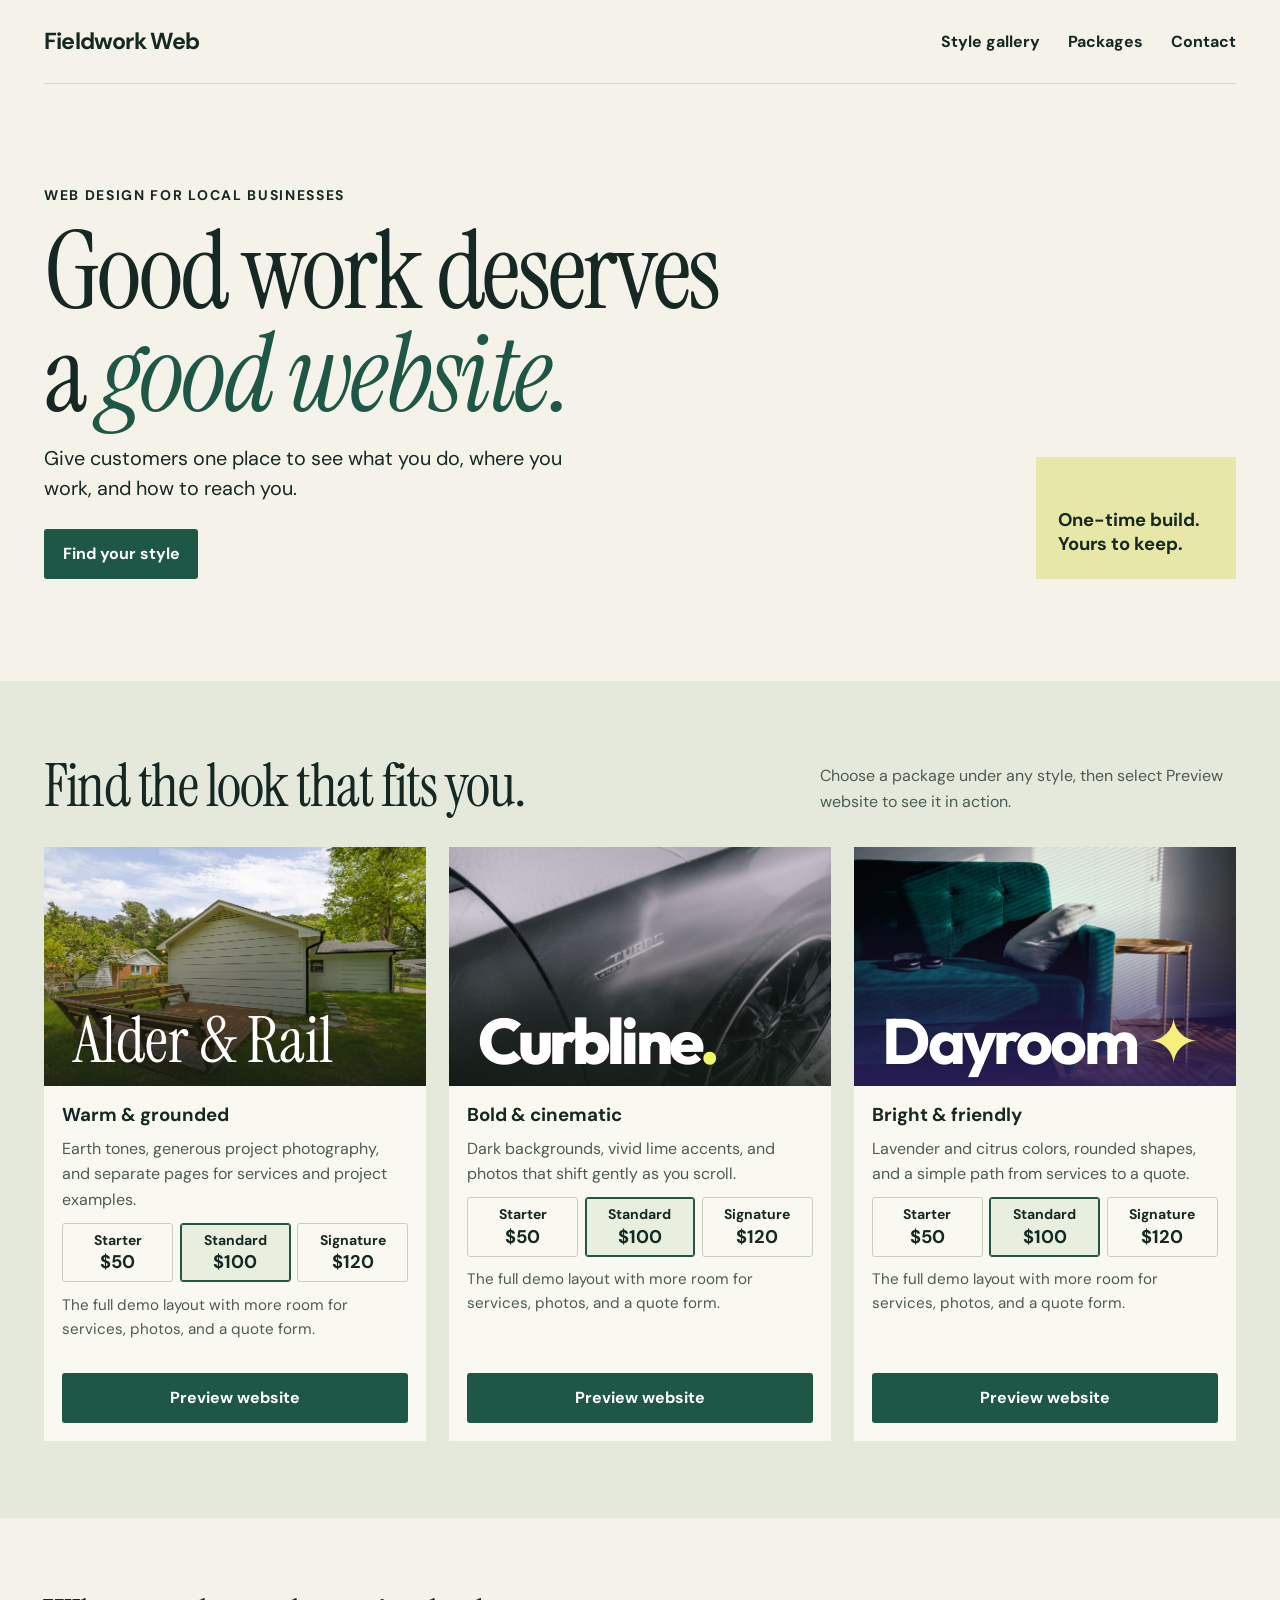
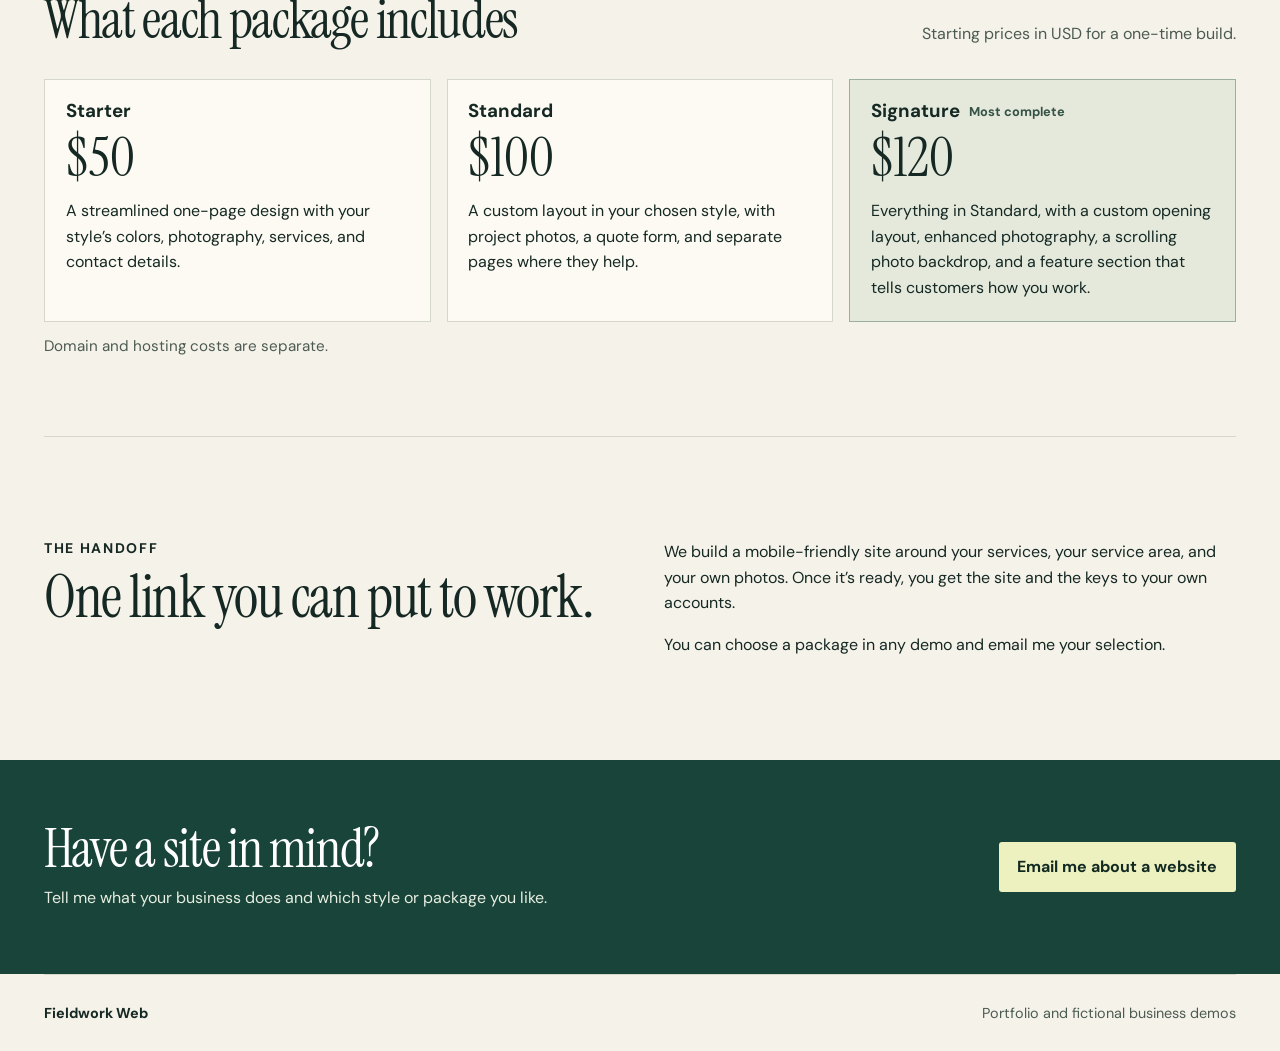
<file: index.html>
<!doctype html>
<html lang="en" class="portfolio">
<head>
<meta charset="utf-8">
<meta name="viewport" content="width=device-width, initial-scale=1">
<meta name="description" content="Explore three website styles for local service businesses and save a favorite to share.">
<title>Fieldwork Web | Website style gallery</title>
<link rel="preconnect" href="https://fonts.googleapis.com">
<link rel="preconnect" href="https://fonts.gstatic.com" crossorigin>
<link href="https://fonts.googleapis.com/css2?family=DM+Sans:wght@400;500;600;700&family=Instrument+Serif:ital@0;1&family=Outfit:wght@500;600;700;800&display=swap" rel="stylesheet">
<link rel="stylesheet" href="./site.css?v=motion-1">
</head>
<body>
<a class="skip" href="#main">Skip to content</a>
<header class="shell site-header">
  <a class="wordmark" href="./" aria-label="Fieldwork Web home">Fieldwork Web</a>
  <nav aria-label="Main"><a href="#work">Style gallery</a><a href="#packages">Packages</a><a href="#contact">Contact</a></nav>
</header>
<main id="main">
  <section class="shell portfolio-hero">
    <div class="portfolio-intro"><p class="eyebrow">Web design for local businesses</p><h1>Good work deserves<br>a <em>good website.</em></h1><p class="lede">Give customers one place to see what you do, where you work, and how to reach you.</p><a class="button" href="#work">Find your style</a></div>
    <div class="hero-aside"><p>One-time build.<br>Yours to keep.</p></div>
  </section>
  <section class="work" id="work">
    <div class="shell">
      <div class="section-heading"><h2>Find the look that fits you.</h2><p>Choose a package under any style, then select Preview website to see it in action.</p></div>
      <div class="style-gallery">
        <div class="work-grid">
          <article class="work-card">
            <div class="work-image rail-card">
              <img src="./porch.jpg" width="1680" height="1120" alt="A timber deck overlooking a landscaped backyard" decoding="async">
              <span>Alder &amp; Rail</span>
            </div>
            <div class="work-caption"><h3>Warm &amp; grounded</h3><p>Earth tones, generous project photography, and separate pages for services and project examples.</p><fieldset class="tier-links">
  <legend class="visually-hidden">Choose a Warm &amp; grounded package</legend>
  <label><input type="radio" name="grounded-tier" value="starter"><span class="tier-option"><span>Starter</span><strong>$50</strong></span></label>
  <label><input type="radio" name="grounded-tier" value="standard" checked><span class="tier-option"><span>Standard</span><strong>$100</strong></span></label>
  <label><input type="radio" name="grounded-tier" value="signature"><span class="tier-option"><span>Signature</span><strong>$120</strong></span></label>
</fieldset>
<p class="tier-description" aria-live="polite">The full demo layout with more room for services, photos, and a quote form.</p>
<a class="button preview-site" href="./alder-and-rail.html?tier=standard">Preview website<span class="visually-hidden">: Warm &amp; grounded</span></a></div>
          </article>
          <article class="work-card">
            <div class="work-image detail-card">
              <img src="./detail-foam.jpg" width="1600" height="1000" alt="A vehicle covered with soap foam" decoding="async">
              <span>Curbline<span class="accent">.</span></span>
            </div>
            <div class="work-caption"><h3>Bold &amp; cinematic</h3><p>Dark backgrounds, vivid lime accents, and photos that shift gently as you scroll.</p><fieldset class="tier-links">
  <legend class="visually-hidden">Choose a Bold &amp; cinematic package</legend>
  <label><input type="radio" name="cinematic-tier" value="starter"><span class="tier-option"><span>Starter</span><strong>$50</strong></span></label>
  <label><input type="radio" name="cinematic-tier" value="standard" checked><span class="tier-option"><span>Standard</span><strong>$100</strong></span></label>
  <label><input type="radio" name="cinematic-tier" value="signature"><span class="tier-option"><span>Signature</span><strong>$120</strong></span></label>
</fieldset>
<p class="tier-description" aria-live="polite">The full demo layout with more room for services, photos, and a quote form.</p>
<a class="button preview-site" href="./curbside-detail.html?tier=standard">Preview website<span class="visually-hidden">: Bold &amp; cinematic</span></a></div>
          </article>
          <article class="work-card">
            <div class="work-image clean-card">
              <img src="./clean-living.jpg" width="1600" height="1000" alt="A sunny living room with a deep green sofa" decoding="async">
              <span>Dayroom<span class="clean-spark" aria-hidden="true">✦</span></span>
            </div>
            <div class="work-caption"><h3>Bright &amp; friendly</h3><p>Lavender and citrus colors, rounded shapes, and a simple path from services to a quote.</p><fieldset class="tier-links">
  <legend class="visually-hidden">Choose a Bright &amp; friendly package</legend>
  <label><input type="radio" name="friendly-tier" value="starter"><span class="tier-option"><span>Starter</span><strong>$50</strong></span></label>
  <label><input type="radio" name="friendly-tier" value="standard" checked><span class="tier-option"><span>Standard</span><strong>$100</strong></span></label>
  <label><input type="radio" name="friendly-tier" value="signature"><span class="tier-option"><span>Signature</span><strong>$120</strong></span></label>
</fieldset>
<p class="tier-description" aria-live="polite">The full demo layout with more room for services, photos, and a quote form.</p>
<a class="button preview-site" href="./dayroom-cleaning.html?tier=standard">Preview website<span class="visually-hidden">: Bright &amp; friendly</span></a></div>
          </article>
        </div>
        <div class="style-share" id="your-choice" data-email="douglas.james.pearson7@gmail.com" tabindex="-1" hidden>
          <div><h3>Your pick</h3><p class="style-message"></p></div>
          <div class="choice-actions"><button class="button" type="button">Copy my choice</button><a class="choice-email" href="#contact">Email this choice</a></div>
          <p class="style-status" role="status"></p>
        </div>
        </div>
    </div>
  </section>
<section class="shell tier-guide" id="packages">
  <div class="section-heading"><h2>What each package includes</h2><p>Starting prices in USD for a one-time build.</p></div>
  <div class="tier-guide-grid">
    <article><h3>Starter</h3><p class="tier-price">$50</p><p>A streamlined one-page design with your style’s colors, photography, services, and contact details.</p></article>
    <article><h3>Standard</h3><p class="tier-price">$100</p><p>A custom layout in your chosen style, with project photos, a quote form, and separate pages where they help.</p></article>
    <article class="signature-guide"><h3>Signature <span class="package-note">Most complete</span></h3><p class="tier-price">$120</p><p>Everything in Standard, with a custom opening layout, enhanced photography, a scrolling photo backdrop, and a feature section that tells customers how you work.</p></article>
  </div>
  <p class="tier-cost-note">Domain and hosting costs are separate.</p>
</section>
  <section class="shell build" id="build">
    <div><p class="eyebrow">The handoff</p><h2>One link you can put to work.</h2></div>
    <div><p>We build a mobile-friendly site around your services, your service area, and your own photos. Once it’s ready, you get the site and the keys to your own accounts.</p><p>You can choose a package in any demo and email me your selection.</p></div>
  </section>
<section class="portfolio-contact" id="contact"><div class="shell contact-inner">
  <div><h2>Have a site in mind?</h2><p>Tell me what your business does and which style or package you like.</p></div>
  <a class="button" href="mailto:douglas.james.pearson7@gmail.com?subject=Fieldwork%20Web%20inquiry">Email me about a website</a>
</div></section>
</main>
<footer class="shell site-footer"><strong>Fieldwork Web</strong><span>Portfolio and fictional business demos</span></footer>
<script src="./demo.js?v=motion-1" defer></script>
</body>
</html>
</file>
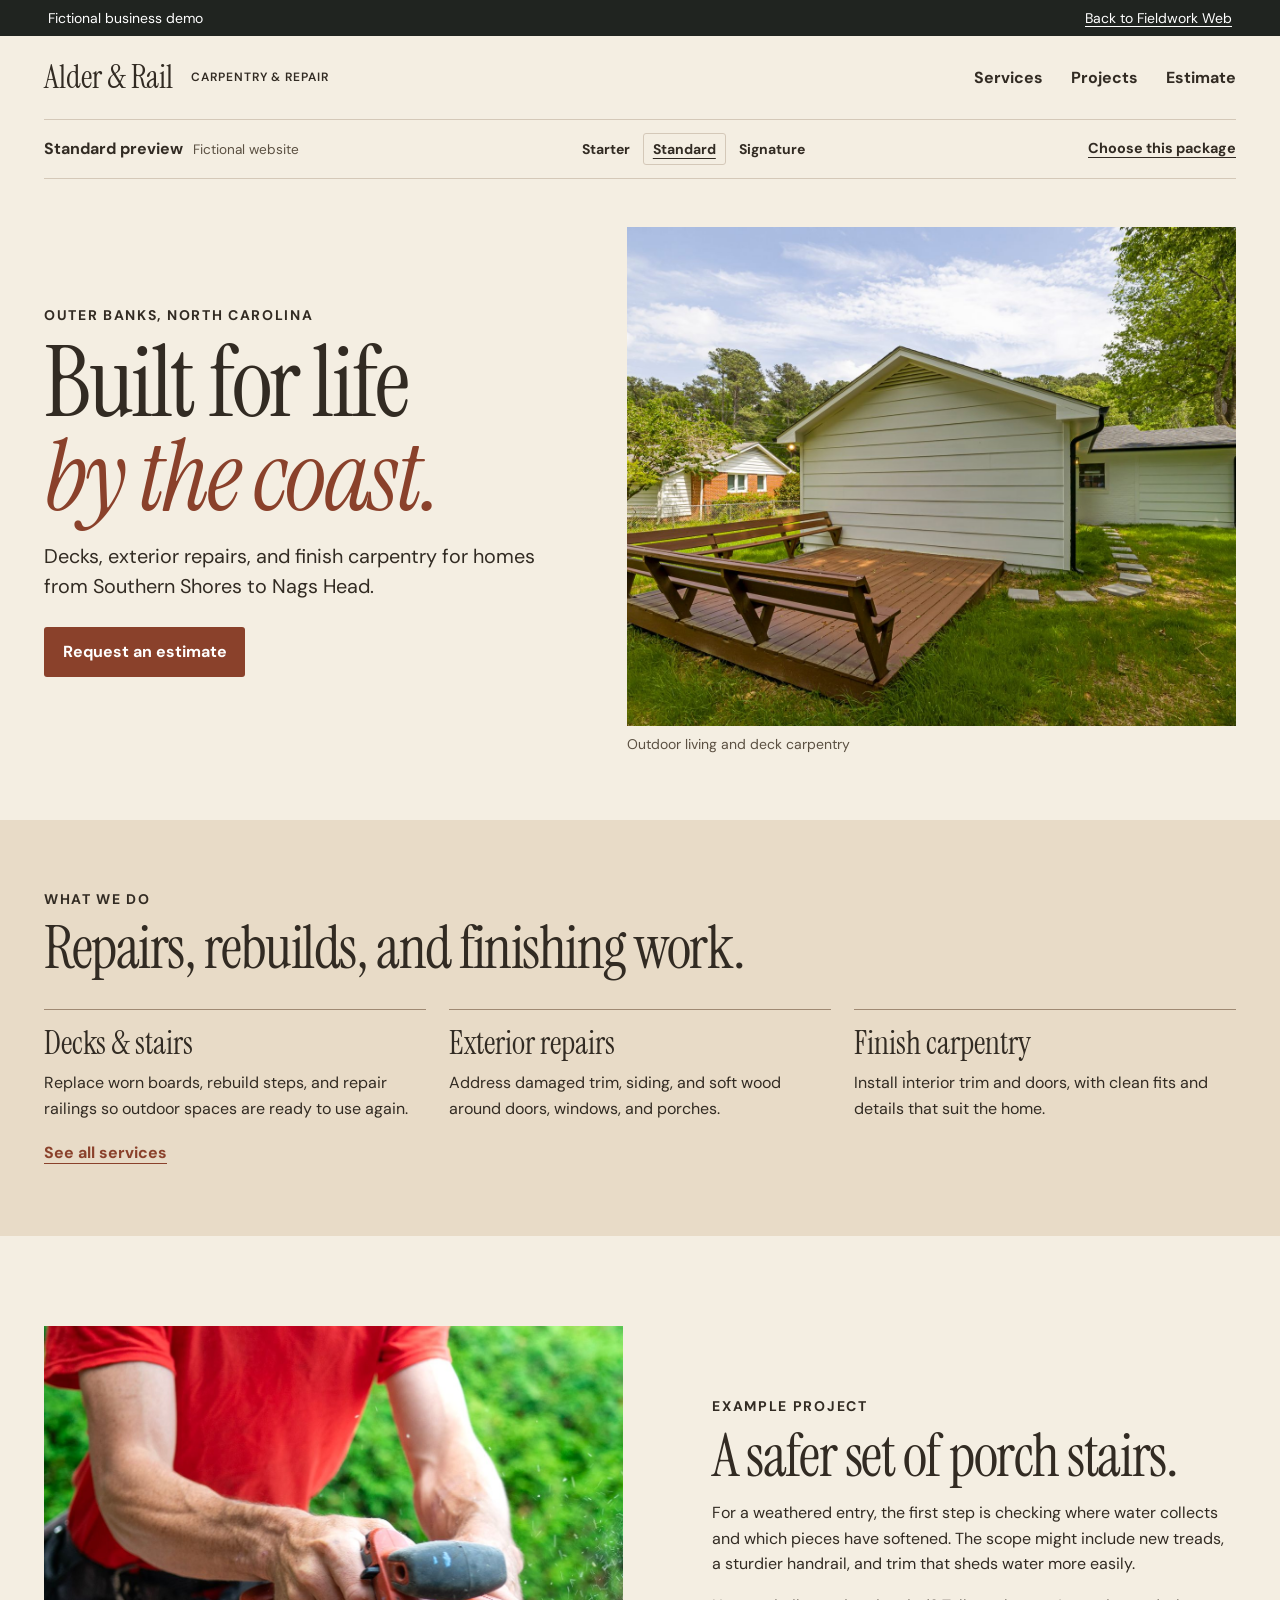
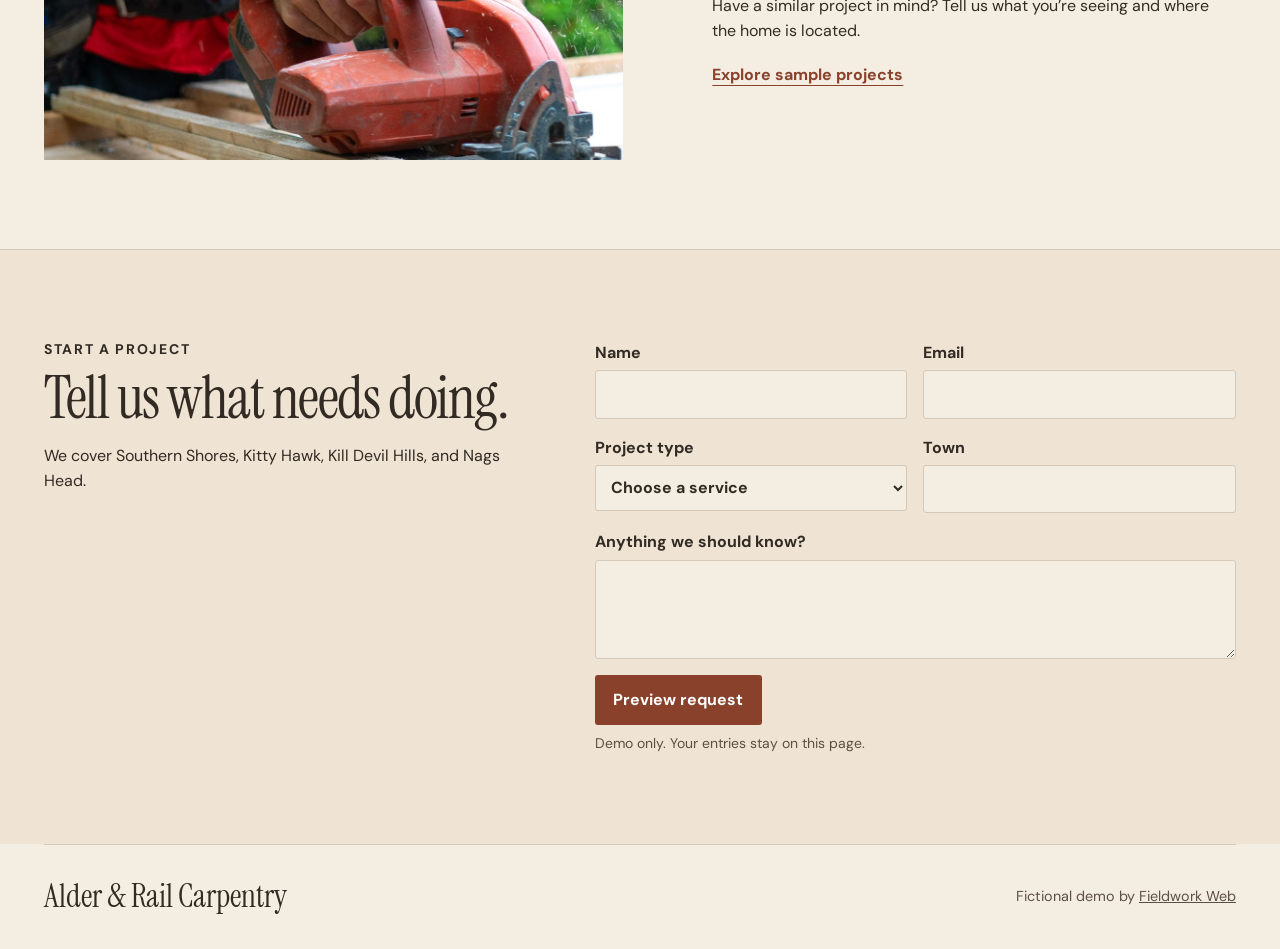
<file: alder-and-rail.html>
<!doctype html>
<html lang="en" class="rail">
<head>
<meta charset="utf-8">
<meta name="viewport" content="width=device-width, initial-scale=1">
<meta name="description" content="A fictional Outer Banks carpentry website by Fieldwork Web.">
<title>Alder & Rail | Outer Banks Carpentry</title>
<link rel="preconnect" href="https://fonts.googleapis.com">
<link rel="preconnect" href="https://fonts.gstatic.com" crossorigin>
<link href="https://fonts.googleapis.com/css2?family=DM+Sans:wght@400;500;600;700&family=Instrument+Serif:ital@0;1&family=Outfit:wght@400;500;600;700;800&display=swap" rel="stylesheet">
<script src="./tier-mode.js?v=motion-1"></script>
<link rel="stylesheet" href="./site.css?v=motion-1">
</head>
<body>
<a class="skip" href="#main">Skip to content</a>
<div class="demo-bar"><span>Fictional business demo</span><a href="./">Back to Fieldwork Web</a></div>
<header class="shell site-header"><a class="wordmark" href="./alder-and-rail.html">Alder &amp; Rail <small>Carpentry &amp; Repair</small></a><nav aria-label="Main"><a href="./alder-services.html" class="expanded-only">Services</a><a href="./alder-projects.html" class="expanded-only">Projects</a><a href="#services" class="starter-only" hidden>Services</a><a href="#estimate">Estimate</a></nav></header>
<div class="tier-preview shell" data-preview-style="grounded">
  <div class="tier-preview-label"><strong class="current-tier">Standard preview</strong><span>Fictional website</span></div>
  <nav class="preview-options" aria-label="Website package previews"><a data-tier-link="starter" href="./alder-and-rail.html?tier=starter">Starter</a><a data-tier-link="standard" href="./alder-and-rail.html?tier=standard">Standard</a><a data-tier-link="signature" href="./alder-and-rail.html?tier=signature">Signature</a></nav>
  <a class="pick-preview" href="./?style=grounded&amp;tier=standard#your-choice">Choose this package</a>
</div>
<main id="main">
<section class="starter-hero" data-starter hidden>
  <div class="shell starter-layout">
    <div class="starter-intro">
      <p class="eyebrow">Carpentry on the Outer Banks</p>
      <h1>Decks, repairs, and finish carpentry.</h1>
      <p>Woodwork and exterior repairs for homes from Southern Shores to Nags Head.</p>
      <a class="button" href="#services">See services</a>
    </div>
    <img class="starter-photo" src="./porch.jpg" width="1600" height="1067" alt="Timber deck overlooking a landscaped backyard">
  </div>
</section>
<section class="premium-hero" data-signature hidden>
  <div class="shell premium-hero-layout">
    <div class="premium-hero-copy">
      <p class="eyebrow">Outer Banks carpentry</p>
      <h1>Good woodwork.<br><em>Built to last.</em></h1>
      <p class="lede">Thoughtful repairs and finish carpentry for homes that take the full force of the coast.</p>
      <a class="button" href="#estimate">Plan your project</a>
      <p class="premium-hero-line">Decks &amp; stairs · Exterior repairs · Finish carpentry</p>
    </div>
    <figure class="premium-hero-image"><img src="./signature-carpentry.jpg" alt="Hands working with timber and woodworking tools" width="1920" height="1280" loading="lazy"></figure>
  </div>
</section>
<section class="shell rail-hero base-hero">
<div class="rail-copy"><p class="eyebrow">Outer Banks, North Carolina</p><h1>Built for life<br><em>by the coast.</em></h1><p class="lede">Decks, exterior repairs, and finish carpentry for homes from Southern Shores to Nags Head.</p><a class="button" href="#estimate">Request an estimate</a></div>
<figure><img src="./porch.jpg" width="1680" height="1000" alt="Timber deck and railing overlooking a landscaped backyard" fetchpriority="high"><figcaption>Outdoor living and deck carpentry</figcaption></figure>
</section>

<section class="rail-services" id="services"><div class="shell"><p class="eyebrow">What we do</p><h2>Repairs, rebuilds, and finishing work.</h2><div class="service-grid">
<article><h3>Decks &amp; stairs</h3><p>Replace worn boards, rebuild steps, and repair railings so outdoor spaces are ready to use again.</p></article>
<article><h3>Exterior repairs</h3><p>Address damaged trim, siding, and soft wood around doors, windows, and porches.</p></article>
<article><h3>Finish carpentry</h3><p>Install interior trim and doors, with clean fits and details that suit the home.</p></article></div><a class="section-link expanded-only" href="./alder-services.html">See all services</a></div></section>
<section class="shell rail-project standard-feature" id="projects"><img src="./carpentry.jpg" width="1200" height="900" loading="lazy" alt="Carpenter cutting timber outdoors with a circular saw"><div><p class="eyebrow">Example project</p><h2>A safer set of porch stairs.</h2><p>For a weathered entry, the first step is checking where water collects and which pieces have softened. The scope might include new treads, a sturdier handrail, and trim that sheds water more easily.</p><p>Have a similar project in mind? Tell us what you’re seeing and where the home is located.</p><a class="section-link expanded-only" href="./alder-projects.html">Explore sample projects</a></div></section>
<section class="premium-panorama" data-signature hidden aria-labelledby="panorama-heading">
  <img class="panorama-photo" src="./porch.jpg" width="1600" height="1067" alt="" loading="lazy">
  <div class="shell panorama-content">
    <div><h2 id="panorama-heading">Room to live outside.</h2><p>From the first step to the last railing, small details shape how you use the whole space.</p></div>
  </div>
</section>
<section class="premium-editorial" data-signature hidden aria-label="Warm &amp; grounded Signature feature">
  <div class="shell premium-editorial-layout">
    <figure class="premium-feature-image" data-premium-reveal>
      <img src="./steps.jpg" alt="Wooden stairs and handrail leading to a backyard patio" width="1600" height="1067" loading="lazy">
      <figcaption>Project example · Porch and stair repairs</figcaption>
    </figure>
    <div class="premium-editorial-copy" data-premium-reveal>
      <h2>The work behind the finish.</h2>
      <p>For worn decks and exposed entries, we start with what’s underneath. Sound framing, proper drainage, and careful joints make the visible work last longer.</p>
      <dl><div><dt>Assess</dt><dd>Look for soft wood, movement, and where water collects.</dd></div><div><dt>Repair</dt><dd>Keep sound material and replace what has failed.</dd></div><div><dt>Finish</dt><dd>Match the surrounding details so the repair belongs.</dd></div></dl>
    </div>
  </div>
</section>
<section class="request" id="estimate"><div class="shell request-layout"><div><p class="eyebrow">Start a project</p><h2>Tell us what needs doing.</h2><p>We cover Southern Shores, Kitty Hawk, Kill Devil Hills, and Nags Head.</p></div><form class="inquiry" id="estimate-form">
<label>Name<input name="name" autocomplete="name" required maxlength="80"></label>
<label>Email<input name="email" type="email" autocomplete="email" required maxlength="120"></label>
<label>Project type<select name="service" required><option value="">Choose a service</option><option>Decks and stairs</option><option>Exterior repair</option><option>Finish carpentry</option><option>Other</option></select></label><label>Town<input name="location" autocomplete="address-level2" required maxlength="70"></label>
<label class="wide">Anything we should know?<textarea name="details" rows="3" maxlength="500"></textarea></label>
<div class="wide"><button class="button" type="submit">Preview request</button><p class="form-note">Demo only. Your entries stay on this page.</p></div>
<p class="form-result wide" role="status" tabindex="-1" hidden></p>
</form><div class="starter-only starter-contact" hidden><h3>Contact</h3><p>hello@alderandrail.example</p><p class="form-note">Example email for this fictional business.</p></div></div></section>
</main><footer class="shell site-footer"><strong>Alder &amp; Rail Carpentry</strong><span>Fictional demo by <a href="./">Fieldwork Web</a></span></footer><script src="./demo.js?v=motion-1" defer></script>
</body>
</html>
</file>
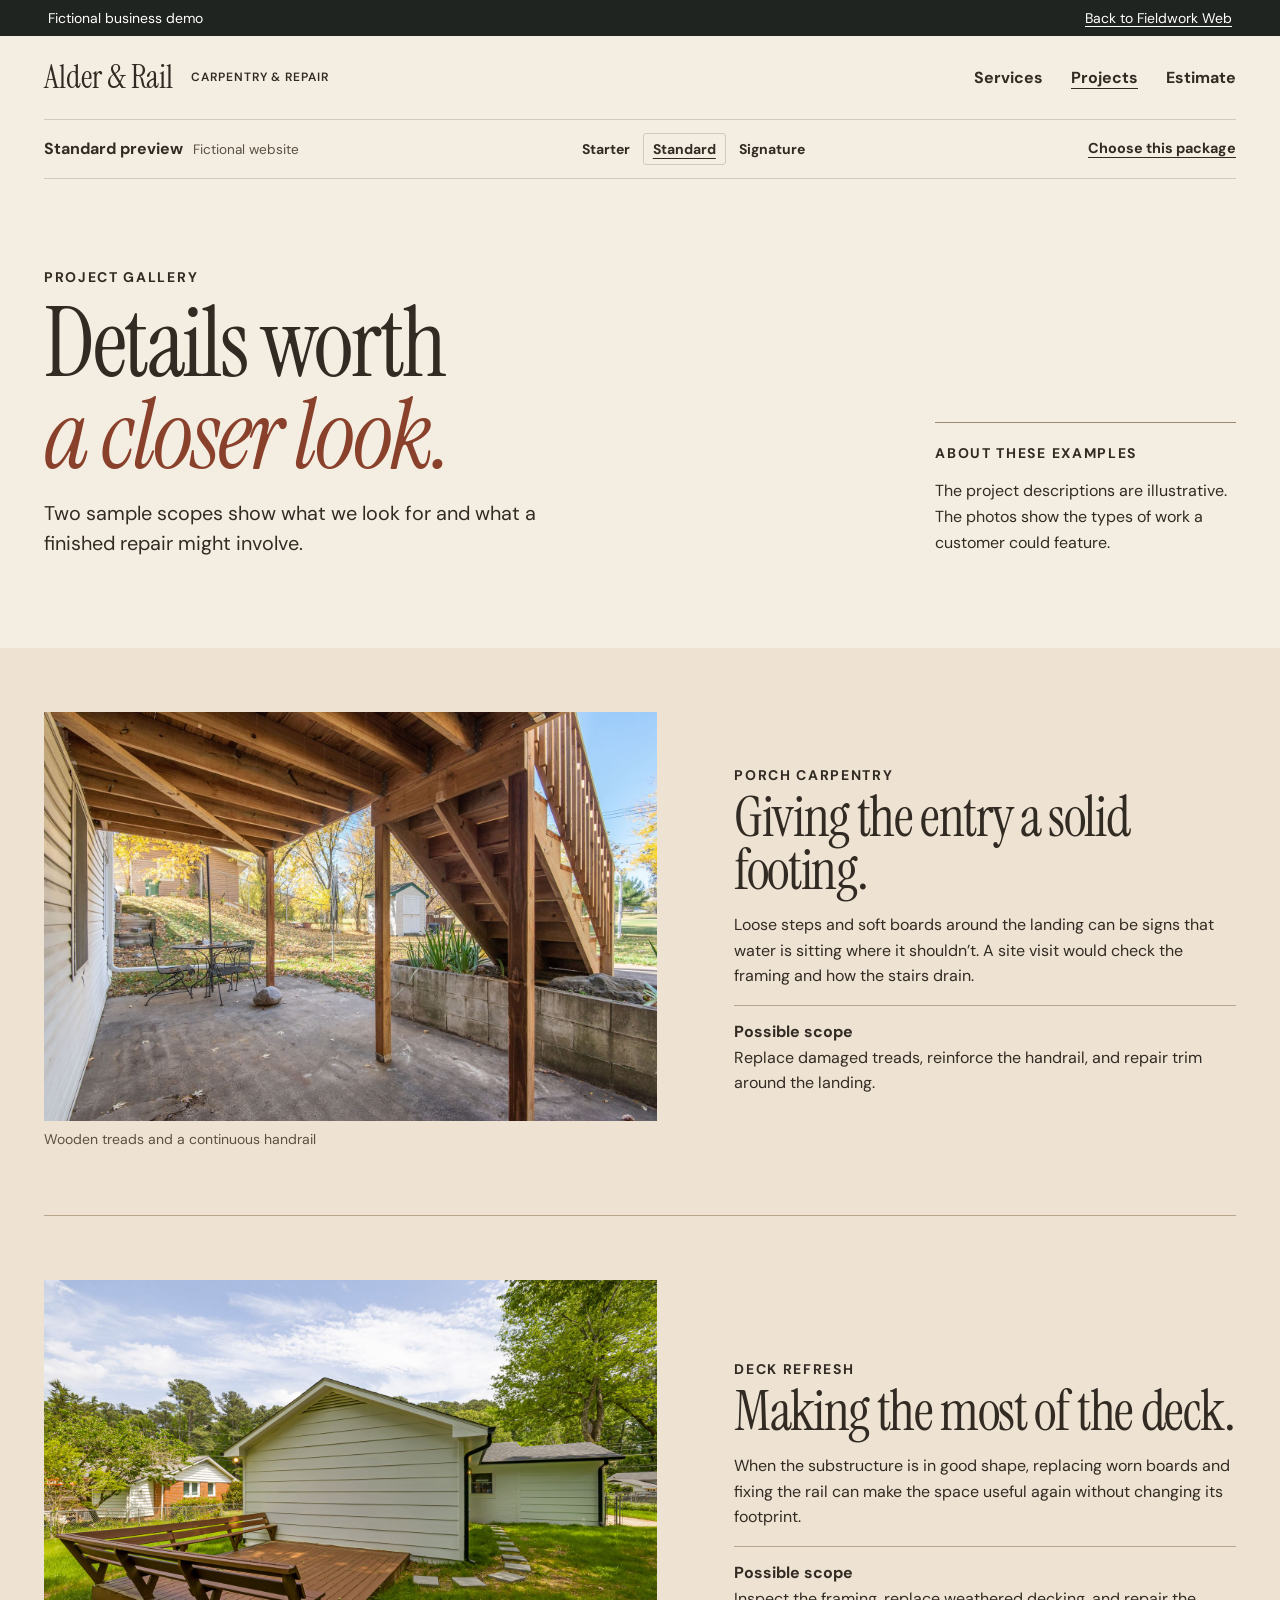
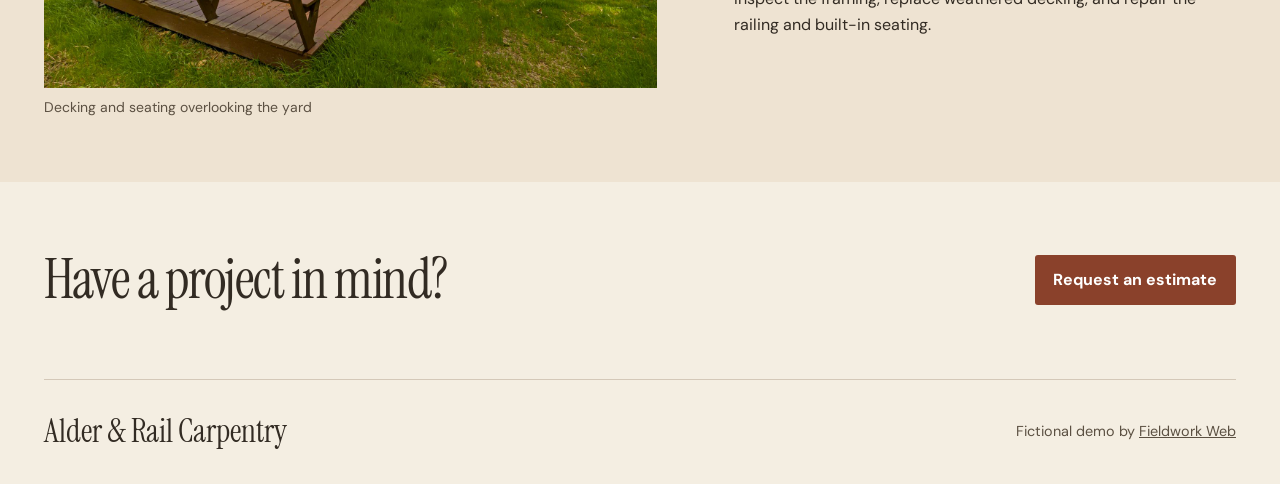
<file: alder-projects.html>
<!doctype html>
<html lang="en" class="rail">
<head>
<meta charset="utf-8">
<meta name="viewport" content="width=device-width, initial-scale=1">
<meta name="description" content="Two illustrated project examples for the fictional Alder & Rail carpentry business.">
<title>Example projects | Alder & Rail</title>
<link rel="preconnect" href="https://fonts.googleapis.com">
<link rel="preconnect" href="https://fonts.gstatic.com" crossorigin>
<link href="https://fonts.googleapis.com/css2?family=DM+Sans:wght@400;500;600;700&family=Instrument+Serif:ital@0;1&family=Outfit:wght@500;600;700;800&display=swap" rel="stylesheet">
<script src="./tier-mode.js?v=motion-1"></script>
<link rel="stylesheet" href="./site.css?v=motion-1">
</head>
<body>
<a class="skip" href="#main">Skip to content</a>
<div class="demo-bar"><span>Fictional business demo</span><a href="./">Back to Fieldwork Web</a></div>
<header class="shell site-header"><a class="wordmark" href="./alder-and-rail.html">Alder &amp; Rail <small>Carpentry &amp; Repair</small></a><nav aria-label="Main"><a href="./alder-services.html">Services</a><a href="./alder-projects.html" aria-current="page">Projects</a><a href="./alder-and-rail.html#estimate">Estimate</a></nav></header>
<div class="tier-preview shell" data-preview-style="grounded">
  <div class="tier-preview-label"><strong class="current-tier">Standard preview</strong><span>Fictional website</span></div>
  <nav class="preview-options" aria-label="Website package previews"><a data-tier-link="starter" href="./alder-and-rail.html?tier=starter">Starter</a><a data-tier-link="standard" href="./alder-and-rail.html?tier=standard">Standard</a><a data-tier-link="signature" href="./alder-and-rail.html?tier=signature">Signature</a></nav>
  <a class="pick-preview" href="./?style=grounded&amp;tier=standard#your-choice">Choose this package</a>
</div>
<main id="main">
  <section class="shell rail-subhead">
    <div><p class="eyebrow">Project gallery</p><h1>Details worth<br><em>a closer look.</em></h1><p class="lede">Two sample scopes show what we look for and what a finished repair might involve.</p></div>
    <aside><p class="eyebrow">About these examples</p><p>The project descriptions are illustrative. The photos show the types of work a customer could feature.</p></aside>
  </section>
  <div class="projects-list">
    <article class="shell project-case">
      <figure><img src="./steps.jpg" width="1600" height="1068" alt="Outdoor wooden staircase leading to a backyard patio" fetchpriority="high"><figcaption>Wooden treads and a continuous handrail</figcaption></figure>
      <div><p class="eyebrow">Porch carpentry</p><h2>Giving the entry a solid footing.</h2><p>Loose steps and soft boards around the landing can be signs that water is sitting where it shouldn’t. A site visit would check the framing and how the stairs drain.</p><dl><dt>Possible scope</dt><dd>Replace damaged treads, reinforce the handrail, and repair trim around the landing.</dd></dl></div>
    </article>
    <article class="shell project-case">
      <figure><img src="./porch.jpg" width="1680" height="1120" alt="Timber deck and rail overlooking a landscaped backyard" loading="lazy"><figcaption>Decking and seating overlooking the yard</figcaption></figure>
      <div><p class="eyebrow">Deck refresh</p><h2>Making the most of the deck.</h2><p>When the substructure is in good shape, replacing worn boards and fixing the rail can make the space useful again without changing its footprint.</p><dl><dt>Possible scope</dt><dd>Inspect the framing, replace weathered decking, and repair the railing and built-in seating.</dd></dl></div>
    </article>
  </div>
  <section class="shell rail-next"><h2>Have a project in mind?</h2><a class="button" href="./alder-and-rail.html#estimate">Request an estimate</a></section>
</main>
<footer class="shell site-footer"><strong>Alder &amp; Rail Carpentry</strong><span>Fictional demo by <a href="./">Fieldwork Web</a></span></footer>
<script src="./demo.js?v=motion-1" defer></script>
</body>
</html>
</file>
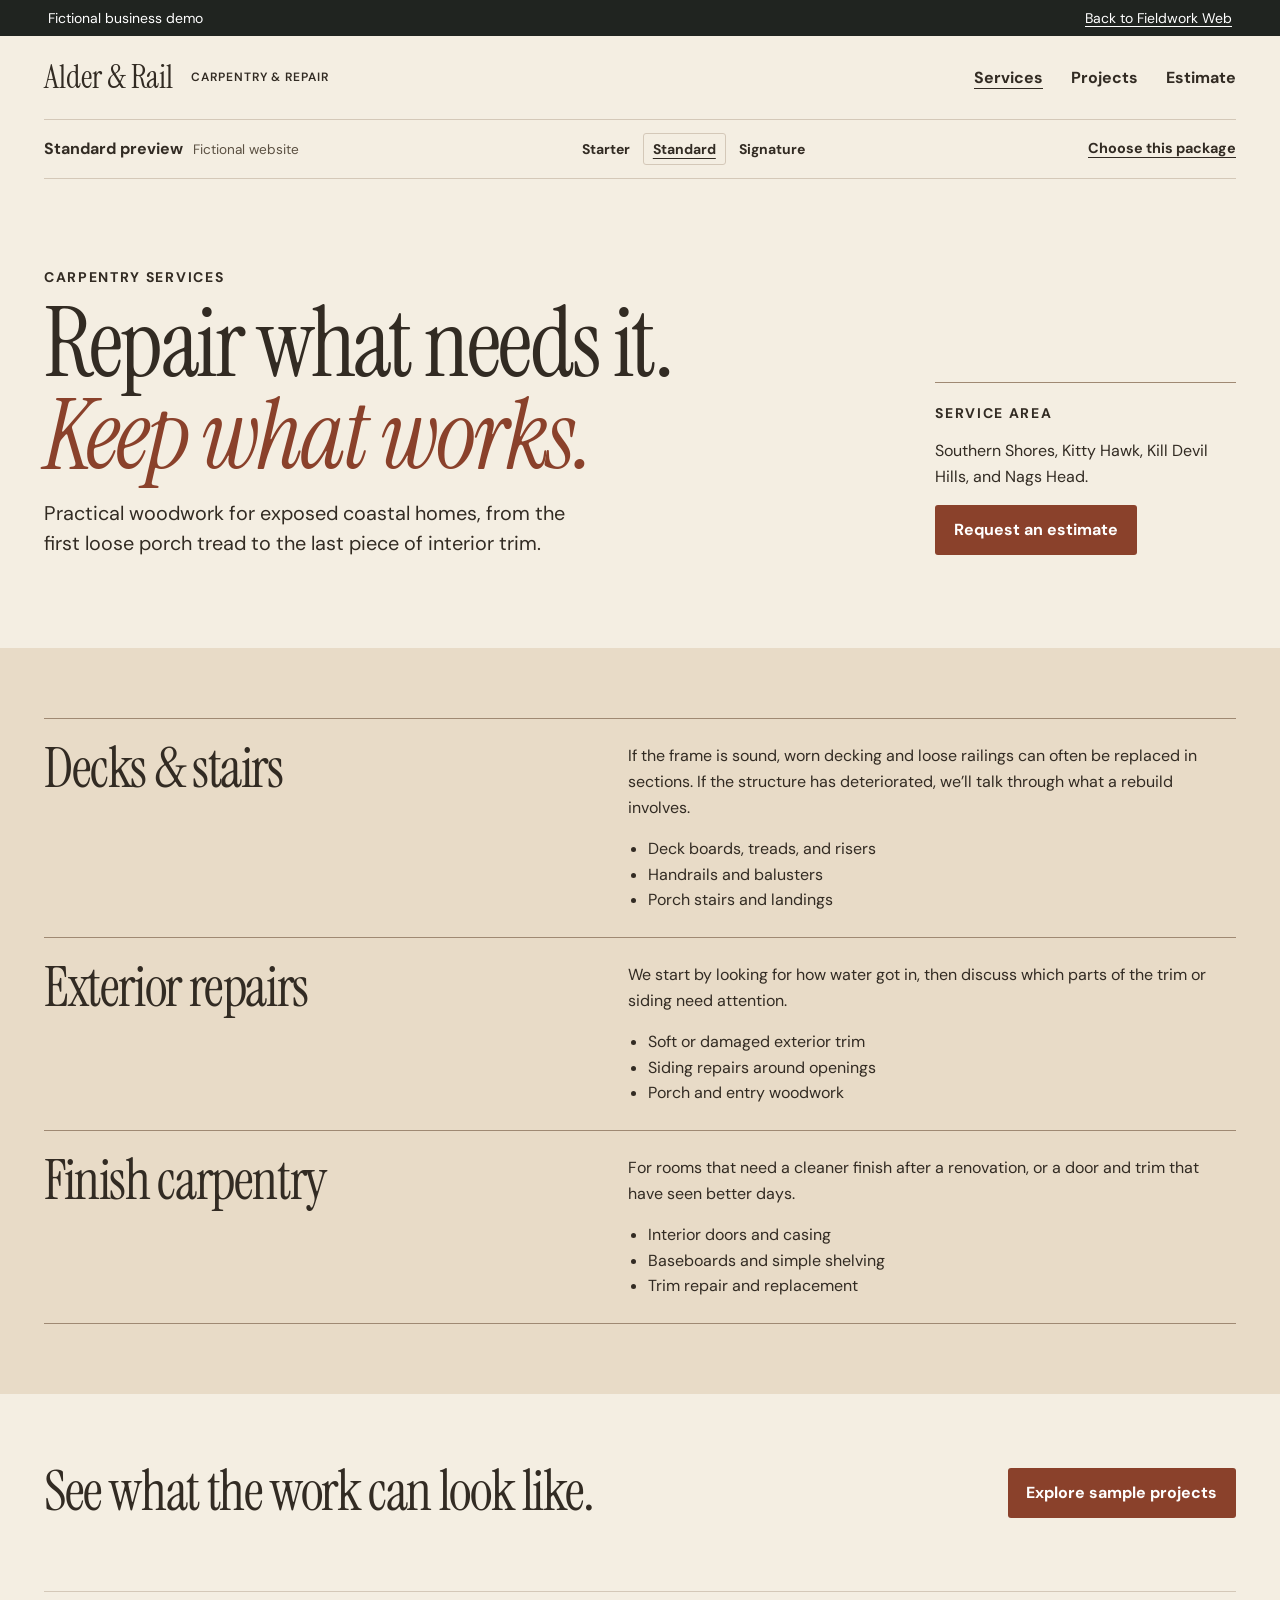
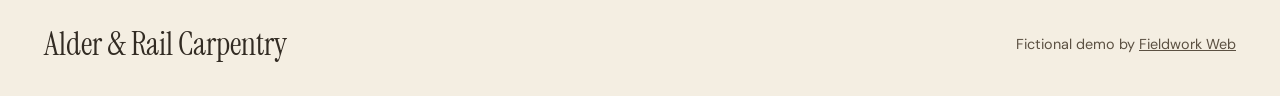
<file: alder-services.html>
<!doctype html>
<html lang="en" class="rail">
<head>
<meta charset="utf-8">
<meta name="viewport" content="width=device-width, initial-scale=1">
<meta name="description" content="Explore deck and stair repairs, exterior carpentry, and finish work in this fictional business demo.">
<title>Carpentry services | Alder & Rail</title>
<link rel="preconnect" href="https://fonts.googleapis.com">
<link rel="preconnect" href="https://fonts.gstatic.com" crossorigin>
<link href="https://fonts.googleapis.com/css2?family=DM+Sans:wght@400;500;600;700&family=Instrument+Serif:ital@0;1&family=Outfit:wght@500;600;700;800&display=swap" rel="stylesheet">
<script src="./tier-mode.js?v=motion-1"></script>
<link rel="stylesheet" href="./site.css?v=motion-1">
</head>
<body>
<a class="skip" href="#main">Skip to content</a>
<div class="demo-bar"><span>Fictional business demo</span><a href="./">Back to Fieldwork Web</a></div>
<header class="shell site-header"><a class="wordmark" href="./alder-and-rail.html">Alder &amp; Rail <small>Carpentry &amp; Repair</small></a><nav aria-label="Main"><a href="./alder-services.html" aria-current="page">Services</a><a href="./alder-projects.html">Projects</a><a href="./alder-and-rail.html#estimate">Estimate</a></nav></header>
<div class="tier-preview shell" data-preview-style="grounded">
  <div class="tier-preview-label"><strong class="current-tier">Standard preview</strong><span>Fictional website</span></div>
  <nav class="preview-options" aria-label="Website package previews"><a data-tier-link="starter" href="./alder-and-rail.html?tier=starter">Starter</a><a data-tier-link="standard" href="./alder-and-rail.html?tier=standard">Standard</a><a data-tier-link="signature" href="./alder-and-rail.html?tier=signature">Signature</a></nav>
  <a class="pick-preview" href="./?style=grounded&amp;tier=standard#your-choice">Choose this package</a>
</div>
<main id="main">
  <section class="shell rail-subhead">
    <div><p class="eyebrow">Carpentry services</p><h1>Repair what needs it.<br><em>Keep what works.</em></h1><p class="lede">Practical woodwork for exposed coastal homes, from the first loose porch tread to the last piece of interior trim.</p></div>
    <aside><p class="eyebrow">Service area</p><p>Southern Shores, Kitty Hawk, Kill Devil Hills, and Nags Head.</p><a class="button" href="./alder-and-rail.html#estimate">Request an estimate</a></aside>
  </section>
  <section class="rail-services">
    <div class="shell rail-list">
      <article id="decks"><h2>Decks &amp; stairs</h2><div><p>If the frame is sound, worn decking and loose railings can often be replaced in sections. If the structure has deteriorated, we’ll talk through what a rebuild involves.</p><ul><li>Deck boards, treads, and risers</li><li>Handrails and balusters</li><li>Porch stairs and landings</li></ul></div></article>
      <article id="exterior"><h2>Exterior repairs</h2><div><p>We start by looking for how water got in, then discuss which parts of the trim or siding need attention.</p><ul><li>Soft or damaged exterior trim</li><li>Siding repairs around openings</li><li>Porch and entry woodwork</li></ul></div></article>
      <article id="finish"><h2>Finish carpentry</h2><div><p>For rooms that need a cleaner finish after a renovation, or a door and trim that have seen better days.</p><ul><li>Interior doors and casing</li><li>Baseboards and simple shelving</li><li>Trim repair and replacement</li></ul></div></article>
    </div>
  </section>
  <section class="shell rail-next"><h2>See what the work can look like.</h2><a class="button" href="./alder-projects.html">Explore sample projects</a></section>
</main>
<footer class="shell site-footer"><strong>Alder &amp; Rail Carpentry</strong><span>Fictional demo by <a href="./">Fieldwork Web</a></span></footer>
<script src="./demo.js?v=motion-1" defer></script>
</body>
</html>
</file>
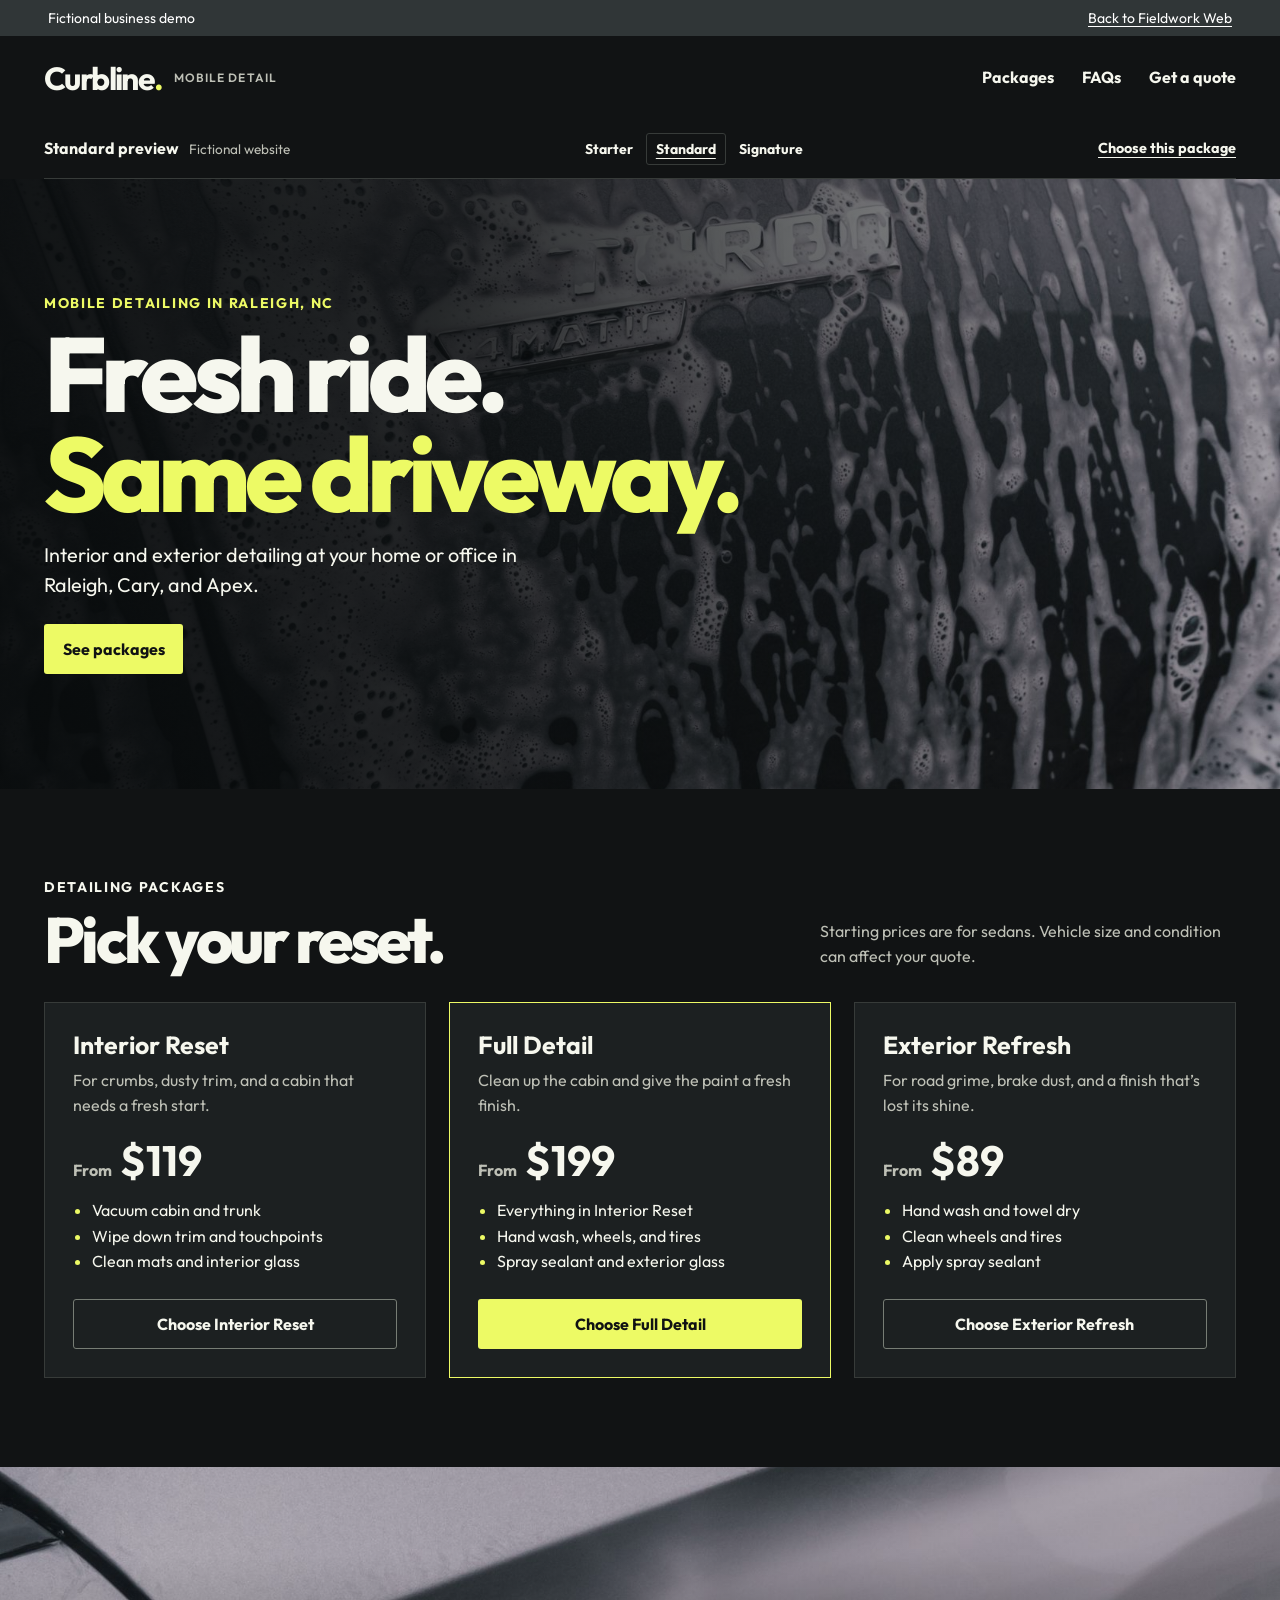
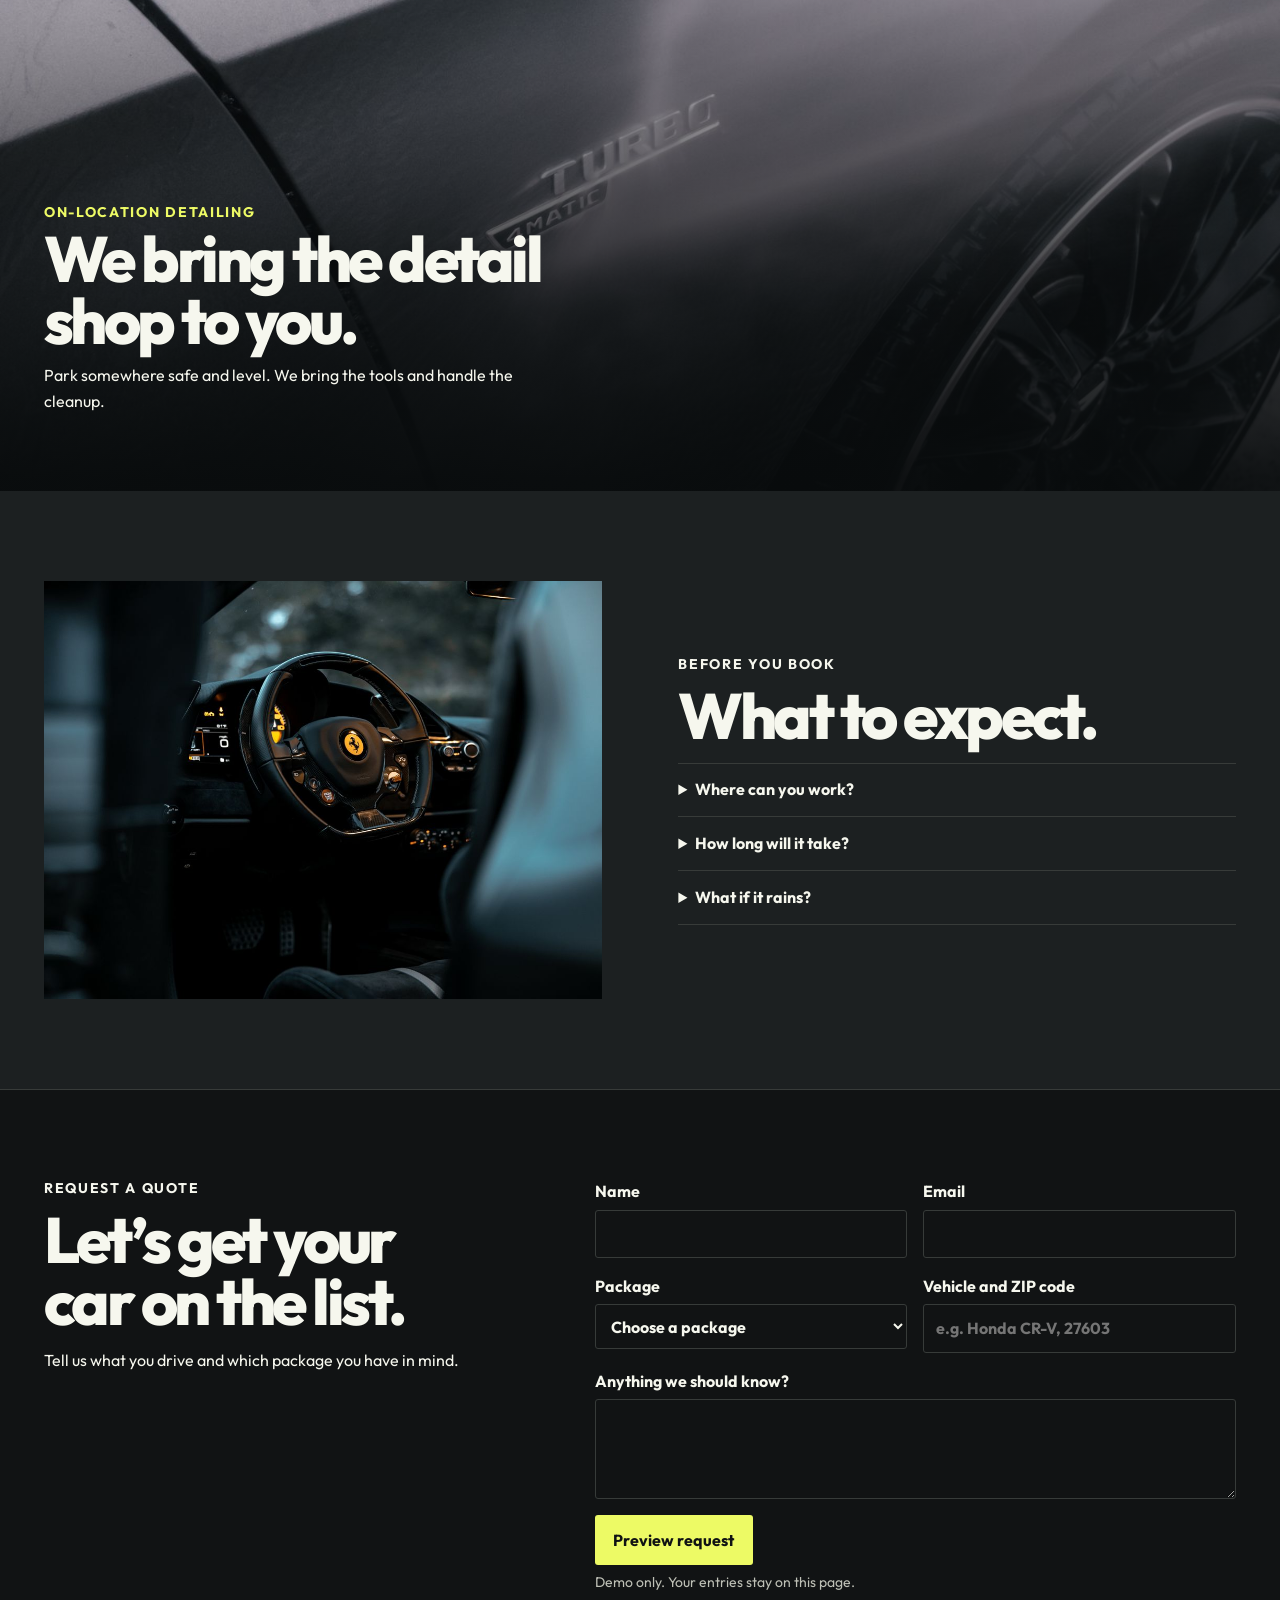
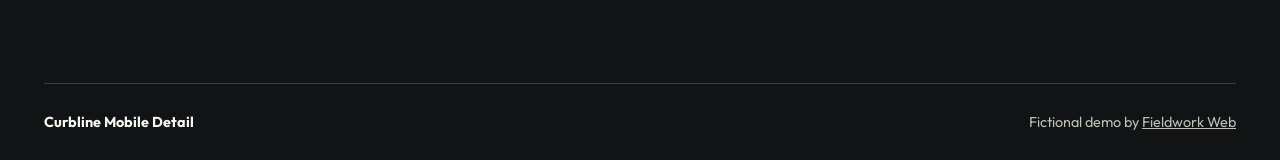
<file: curbside-detail.html>
<!doctype html>
<html lang="en" class="detail">
<head>
<meta charset="utf-8">
<meta name="viewport" content="width=device-width, initial-scale=1">
<meta name="description" content="A fictional mobile detailing website by Fieldwork Web.">
<title>Curbline | Raleigh Mobile Detailing</title>
<link rel="preconnect" href="https://fonts.googleapis.com">
<link rel="preconnect" href="https://fonts.gstatic.com" crossorigin>
<link href="https://fonts.googleapis.com/css2?family=DM+Sans:wght@400;500;600;700&family=Instrument+Serif:ital@0;1&family=Outfit:wght@400;500;600;700;800&display=swap" rel="stylesheet">
<script src="./tier-mode.js?v=motion-1"></script>
<link rel="stylesheet" href="./site.css?v=motion-1">
</head>
<body>
<a class="skip" href="#main">Skip to content</a>
<div class="demo-bar"><span>Fictional business demo</span><a href="./">Back to Fieldwork Web</a></div>
<header class="shell site-header"><a class="wordmark" href="./curbside-detail.html"><strong>Curbline<span class="accent">.</span></strong><small>Mobile detail</small></a><nav aria-label="Main"><a href="#packages">Packages</a><a href="#questions">FAQs</a><a href="#quote">Get a quote</a></nav></header>
<div class="tier-preview shell" data-preview-style="cinematic">
  <div class="tier-preview-label"><strong class="current-tier">Standard preview</strong><span>Fictional website</span></div>
  <nav class="preview-options" aria-label="Website package previews"><a data-tier-link="starter" href="./curbside-detail.html?tier=starter">Starter</a><a data-tier-link="standard" href="./curbside-detail.html?tier=standard">Standard</a><a data-tier-link="signature" href="./curbside-detail.html?tier=signature">Signature</a></nav>
  <a class="pick-preview" href="./?style=cinematic&amp;tier=standard#your-choice">Choose this package</a>
</div>
<main id="main">
<section class="starter-hero" data-starter hidden>
  <div class="shell starter-layout">
    <div class="starter-intro">
      <p class="eyebrow">Raleigh, Cary &amp; Apex</p>
      <h1>Mobile detailing at your door.</h1>
      <p>Interior cleaning, exterior washes, and full details at your home or office.</p>
      <a class="button" href="#packages">See packages</a>
    </div>
    <img class="starter-photo" src="./wash.jpg" width="1600" height="1067" alt="Close-up of a vehicle being washed">
  </div>
</section>
<section class="premium-hero" data-signature hidden>
  <div class="shell premium-hero-layout">
    <div class="premium-hero-copy">
      <p class="eyebrow">On-location detailing · Raleigh, NC</p>
      <h1>A sharper finish.<br><em>Right at home.</em></h1>
      <p class="lede">Careful hand washing, detailed interiors, and paint protection. We bring the setup to you.</p>
      <a class="button" href="#packages">Explore detail packages</a>
      <p class="premium-hero-line">Raleigh · Cary · Apex</p>
    </div>
    <figure class="premium-hero-image"><img src="./signature-detail.jpg" alt="Dark car photographed inside a garage" width="1920" height="1280" loading="lazy"></figure>
  </div>
</section>
<section class="detail-hero base-hero"><img src="./wash.jpg" width="1680" height="1000" alt="" fetchpriority="high"><div class="shell"><p class="eyebrow">Mobile detailing in Raleigh, NC</p><h1>Fresh ride.<br><span class="accent">Same driveway.</span></h1><p class="lede">Interior and exterior detailing at your home or office in Raleigh, Cary, and Apex.</p><a class="button" href="#packages">See packages</a></div></section>

<section class="shell packages" id="packages"><div class="section-heading"><div><p class="eyebrow">Detailing packages</p><h2>Pick your reset.</h2></div><p>Starting prices are for sedans. Vehicle size and condition can affect your quote.</p></div>
<div class="service-grid">
<article><h3>Interior Reset</h3><p>For crumbs, dusty trim, and a cabin that needs a fresh start.</p><p class="price"><small>From</small> $119</p><ul><li>Vacuum cabin and trunk</li><li>Wipe down trim and touchpoints</li><li>Clean mats and interior glass</li></ul><a class="button secondary" data-service="Interior Reset" href="#quote">Choose Interior Reset</a></article>
<article class="featured"><h3>Full Detail</h3><p>Clean up the cabin and give the paint a fresh finish.</p><p class="price"><small>From</small> $199</p><ul><li>Everything in Interior Reset</li><li>Hand wash, wheels, and tires</li><li>Spray sealant and exterior glass</li></ul><a class="button" data-service="Full Detail" href="#quote">Choose Full Detail</a></article>
<article><h3>Exterior Refresh</h3><p>For road grime, brake dust, and a finish that’s lost its shine.</p><p class="price"><small>From</small> $89</p><ul><li>Hand wash and towel dry</li><li>Clean wheels and tires</li><li>Apply spray sealant</li></ul><a class="button secondary" data-service="Exterior Refresh" href="#quote">Choose Exterior Refresh</a></article>
</div></section>
<section class="detail-motion expanded-only standard-feature" aria-labelledby="mobile-service">
  <img src="./detail-foam.jpg" width="1600" height="1000" loading="lazy" alt="">
  <div class="shell">
    <p class="eyebrow">On-location detailing</p>
    <h2 id="mobile-service">We bring the detail shop to you.</h2>
    <p>Park somewhere safe and level. We bring the tools and handle the cleanup.</p>
  </div>
</section>
<section class="premium-panorama" data-signature hidden aria-labelledby="panorama-heading">
  <img class="panorama-photo" src="./detail-foam.jpg" width="1600" height="1067" alt="" loading="lazy">
  <div class="shell panorama-content">
    <div><h2 id="panorama-heading">A finish you can see.</h2><p>Careful washing and paint protection for the car you drive every day.</p></div>
  </div>
</section>
<section class="premium-editorial" data-signature hidden aria-label="Bold &amp; cinematic Signature feature">
  <div class="shell premium-editorial-layout">
    <figure class="premium-feature-image" data-premium-reveal>
      <img src="./interior.jpg" alt="Clean dashboard and steering wheel inside a car" width="1600" height="1067" loading="lazy">
      <figcaption>Full Detail · Interior and exterior</figcaption>
    </figure>
    <div class="premium-editorial-copy" data-premium-reveal>
      <h2>The details you see every day.</h2>
      <p>A full detail gives the cabin and exterior the same attention, from touchpoints and seams to the wheels and paint.</p>
      <dl><div><dt>Interior</dt><dd>Seats, mats, touchpoints, and interior glass.</dd></div><div><dt>Exterior</dt><dd>Hand wash, wheels, tires, and a careful dry.</dd></div><div><dt>Protection</dt><dd>Spray sealant to finish the exterior.</dd></div></dl>
    </div>
  </div>
</section>
<section class="detail-faq" id="questions"><div class="shell faq-layout"><img src="./interior.jpg" width="1200" height="900" loading="lazy" alt="Clean dashboard and steering wheel in a car interior"><div><p class="eyebrow">Before you book</p><h2>What to expect.</h2>
<details><summary>Where can you work?</summary><p>We need a safe, level place to park and room to open the doors. For shared lots, check with the property manager before booking.</p></details>
<details><summary>How long will it take?</summary><p>Most jobs take about two to four hours. We’ll confirm a time window once we know the package, vehicle size, and condition.</p></details>
<details><summary>What if it rains?</summary><p>We’ll check whether covered space is available or arrange another day.</p></details>
</div></div></section>
<section class="request" id="quote"><div class="shell request-layout"><div><p class="eyebrow">Request a quote</p><h2>Let’s get your car on the list.</h2><p>Tell us what you drive and which package you have in mind.</p></div><form class="inquiry" id="quote-form">
<label>Name<input name="name" autocomplete="name" required maxlength="80"></label>
<label>Email<input name="email" type="email" autocomplete="email" required maxlength="120"></label>
<label>Package<select name="service" required><option value="">Choose a package</option><option>Interior Reset</option><option>Full Detail</option><option>Exterior Refresh</option></select></label><label>Vehicle and ZIP code<input name="location" placeholder="e.g. Honda CR-V, 27603" required maxlength="100"></label>
<label class="wide">Anything we should know?<textarea name="details" rows="3" maxlength="500"></textarea></label>
<div class="wide"><button class="button" type="submit">Preview request</button><p class="form-note">Demo only. Your entries stay on this page.</p></div>
<p class="form-result wide" role="status" tabindex="-1" hidden></p>
</form><div class="starter-only starter-contact" hidden><h3>Contact</h3><p>hello@curblinedetail.example</p><p class="form-note">Example email for this fictional business.</p></div></div></section>
</main><footer class="shell site-footer"><strong>Curbline Mobile Detail</strong><span>Fictional demo by <a href="./">Fieldwork Web</a></span></footer><script src="./demo.js?v=motion-1" defer></script>
</body>
</html>
</file>
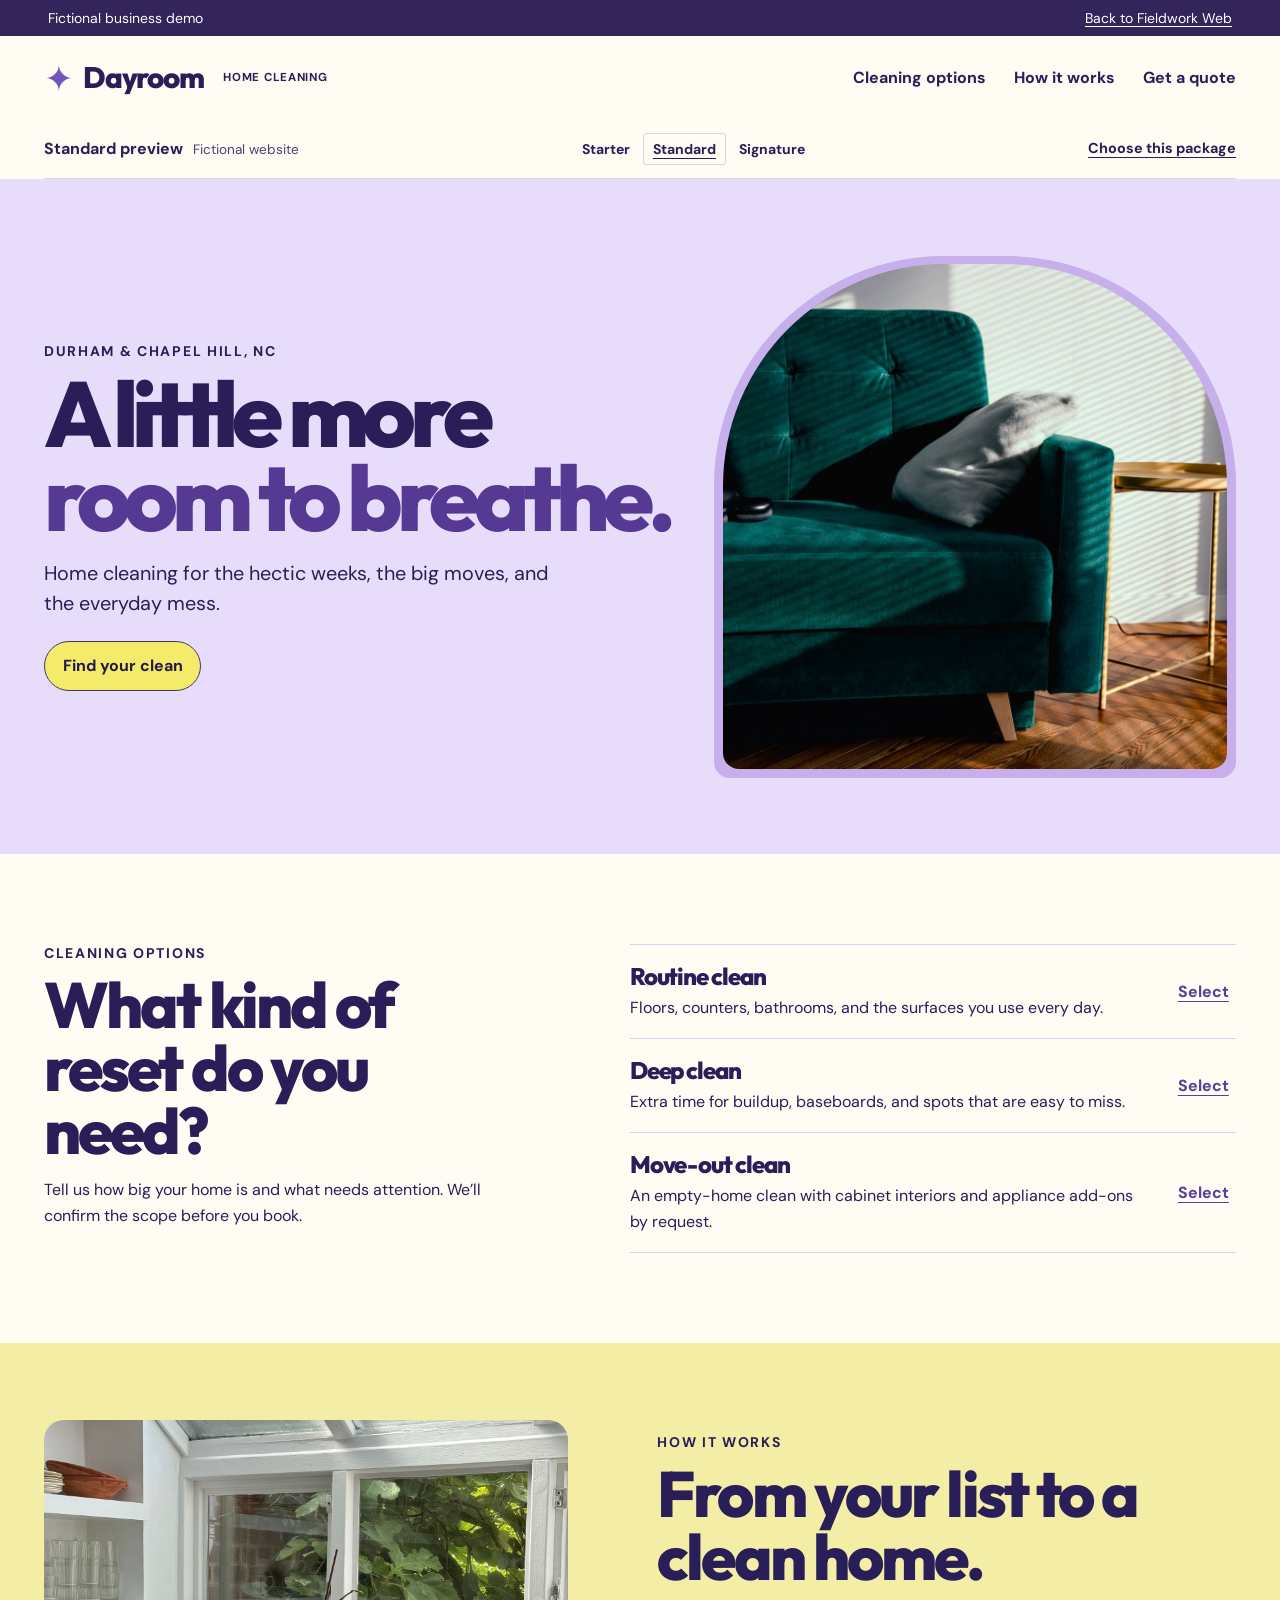
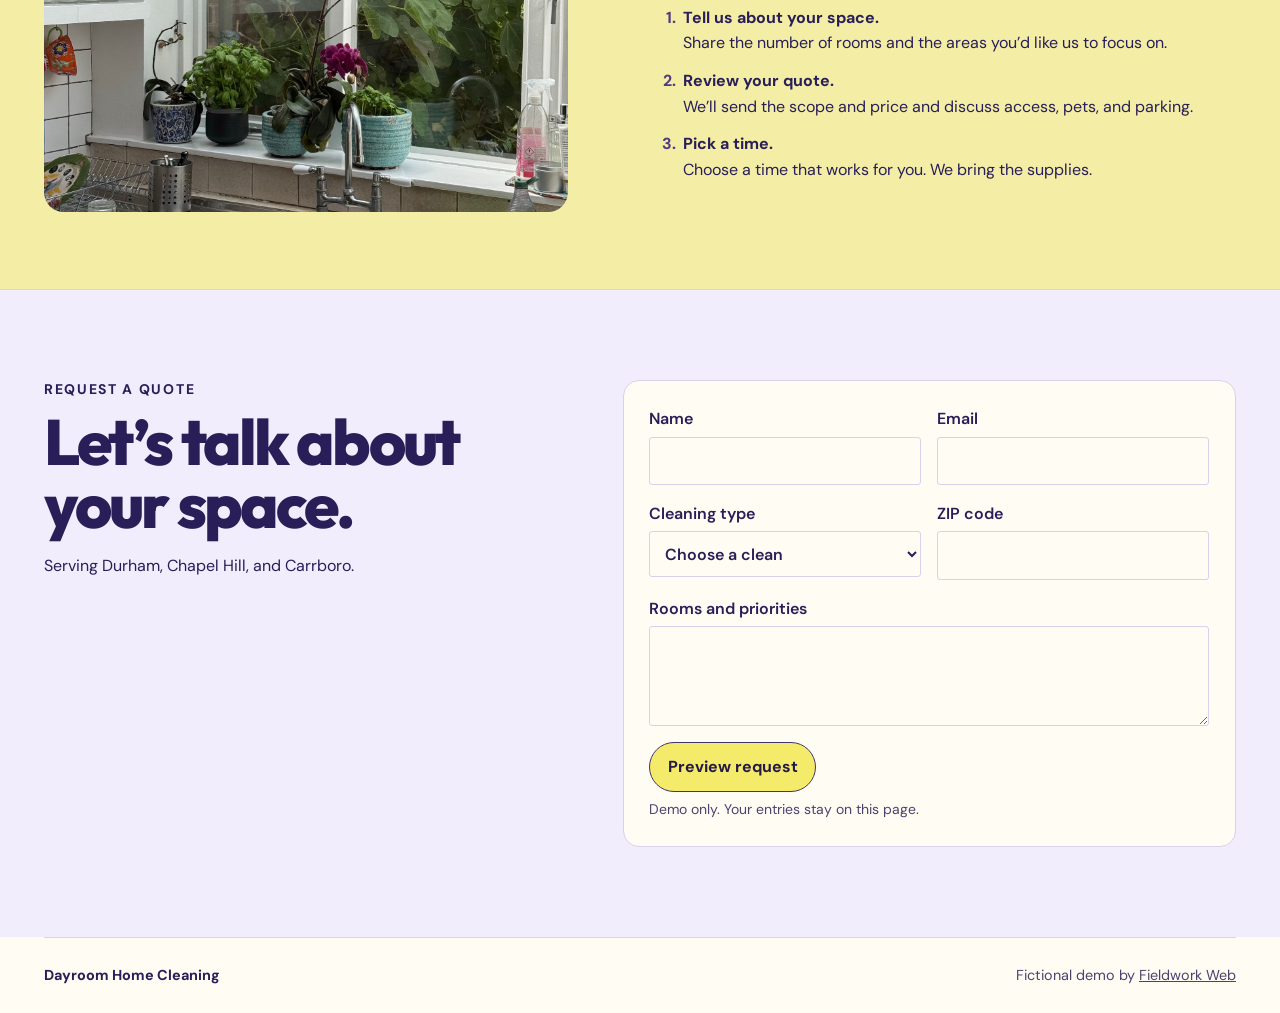
<file: dayroom-cleaning.html>
<!doctype html>
<html lang="en" class="clean">
<head>
<meta charset="utf-8">
<meta name="viewport" content="width=device-width, initial-scale=1">
<meta name="description" content="A bright, illustrated home-cleaning website demo by Fieldwork Web.">
<title>Dayroom | Home Cleaning in Durham</title>
<link rel="preconnect" href="https://fonts.googleapis.com">
<link rel="preconnect" href="https://fonts.gstatic.com" crossorigin>
<link href="https://fonts.googleapis.com/css2?family=DM+Sans:wght@400;500;600;700&family=Outfit:wght@500;600;700;800&display=swap" rel="stylesheet">
<script src="./tier-mode.js?v=motion-1"></script>
<link rel="stylesheet" href="./site.css?v=motion-1">
</head>
<body>
<a class="skip" href="#main">Skip to content</a>
<div class="demo-bar"><span>Fictional business demo</span><a href="./">Back to Fieldwork Web</a></div>
<header class="shell site-header">
  <a class="wordmark" href="./dayroom-cleaning.html"><span class="clean-spark" aria-hidden="true">✦</span> Dayroom <small>Home cleaning</small></a>
  <nav aria-label="Main"><a href="#clean-types">Cleaning options</a><a class="standard-feature starter-feature" href="#how-it-works">How it works</a><a data-signature hidden href="#how-dayroom-works">How it works</a><a href="#clean-quote">Get a quote</a></nav>
</header>
<div class="tier-preview shell" data-preview-style="friendly">
  <div class="tier-preview-label"><strong class="current-tier">Standard preview</strong><span>Fictional website</span></div>
  <nav class="preview-options" aria-label="Website package previews"><a data-tier-link="starter" href="./dayroom-cleaning.html?tier=starter">Starter</a><a data-tier-link="standard" href="./dayroom-cleaning.html?tier=standard">Standard</a><a data-tier-link="signature" href="./dayroom-cleaning.html?tier=signature">Signature</a></nav>
  <a class="pick-preview" href="./?style=friendly&amp;tier=standard#your-choice">Choose this package</a>
</div>
<main id="main">
  <section class="starter-hero" data-starter hidden>
  <div class="shell starter-layout">
    <div class="starter-intro">
      <p class="eyebrow">Durham &amp; Chapel Hill</p>
      <h1>A clean home, a little breathing room.</h1>
      <p>Routine, deep, and move-out cleaning for the days you could use an extra hand.</p>
      <a class="button" href="#clean-types">See cleaning options</a>
    </div>
    <img class="starter-photo" src="./clean-living.jpg" width="1600" height="1067" alt="A sunlit living room with a deep green sofa">
  </div>
</section>
<section class="premium-hero" data-signature hidden>
  <div class="shell premium-hero-layout">
    <div class="premium-hero-copy">
      <p class="eyebrow">Home cleaning · Durham &amp; Chapel Hill</p>
      <h1>A fresh start<br><em>at home.</em></h1>
      <p class="lede">From the kitchen you use every day to a move-out on a deadline, we’ll make a plan for your space.</p>
      <a class="button" href="#clean-types">Find the right clean</a>
      <p class="premium-hero-line">Routine cleans · Deep cleans · Move-out cleans</p>
    </div>
    <figure class="premium-hero-image"><img src="./signature-dayroom.jpg" alt="Light-filled living room with a sofa and plants by a window" width="1920" height="1280" loading="lazy"></figure>
  </div>
</section>
<section class="clean-hero base-hero">
    <div class="shell clean-hero-inner">
      <div><p class="eyebrow">Durham &amp; Chapel Hill, NC</p><h1>A little more<br><em>room to breathe.</em></h1><p class="lede">Home cleaning for the hectic weeks, the big moves, and the everyday mess.</p><a class="button" href="#clean-types">Find your clean</a></div>
      <figure><img src="./clean-living.jpg" width="1600" height="1067" alt="A sunlit sitting room with a deep green sofa and a wooden coffee table" fetchpriority="high"></figure>
    </div>
  </section>

<section class="shell clean-menu" id="clean-types">
    <div><p class="eyebrow">Cleaning options</p><h2>What kind of reset do you need?</h2><p>Tell us how big your home is and what needs attention. We’ll confirm the scope before you book.</p></div>
    <div class="clean-options">
      <article><div><h3>Routine clean</h3><p>Floors, counters, bathrooms, and the surfaces you use every day.</p></div><a href="#clean-quote" data-service="Routine clean">Select<span class="visually-hidden"> Routine clean</span></a></article>
      <article><div><h3>Deep clean</h3><p>Extra time for buildup, baseboards, and spots that are easy to miss.</p></div><a href="#clean-quote" data-service="Deep clean">Select<span class="visually-hidden"> Deep clean</span></a></article>
      <article><div><h3>Move-out clean</h3><p>An empty-home clean with cabinet interiors and appliance add-ons by request.</p></div><a href="#clean-quote" data-service="Move-out clean">Select<span class="visually-hidden"> Move-out clean</span></a></article>
    </div>
  </section>
  <section class="premium-panorama" data-signature hidden aria-labelledby="panorama-heading">
  <img class="panorama-photo" src="./clean-living.jpg" width="1600" height="1067" alt="" loading="lazy">
  <div class="shell panorama-content">
    <div><h2 id="panorama-heading">Come home to a reset.</h2><p>Choose the rooms that need the most attention and we’ll plan the clean around them.</p></div>
  </div>
</section>
<section class="premium-editorial" id="how-dayroom-works" data-signature hidden aria-label="Bright &amp; friendly Signature feature">
  <div class="shell premium-editorial-layout">
    <figure class="premium-feature-image" data-premium-reveal>
      <img src="./clean-kitchen.jpg" alt="A sunlit kitchen with plants and clear counters" width="1600" height="1067" loading="lazy">
      <figcaption>Deep clean · Kitchen and shared spaces</figcaption>
    </figure>
    <div class="premium-editorial-copy" data-premium-reveal>
      <h2>Start with the rooms you use most.</h2>
      <p>Tell us which spaces need extra attention. We’ll confirm what’s included and what can be added before you book.</p>
      <dl><div><dt>Kitchen</dt><dd>Counters, sinks, and appliance exteriors.</dd></div><div><dt>Living areas</dt><dd>Dust surfaces, vacuum, and mop floors.</dd></div><div><dt>Bathrooms</dt><dd>Clean fixtures, mirrors, and frequently touched surfaces.</dd></div></dl>
    </div>
  </div>
</section>
<section class="clean-process standard-feature starter-feature" id="how-it-works"><div class="shell clean-process-inner">
    <img class="scroll-reveal" src="./clean-kitchen.jpg" width="1600" height="1067" loading="lazy" alt="Bright kitchen with natural light and plants">
    <div><p class="eyebrow">How it works</p><h2>From your list to a clean home.</h2><ol><li><strong>Tell us about your space.</strong><p>Share the number of rooms and the areas you’d like us to focus on.</p></li><li><strong>Review your quote.</strong><p>We’ll send the scope and price and discuss access, pets, and parking.</p></li><li><strong>Pick a time.</strong><p>Choose a time that works for you. We bring the supplies.</p></li></ol></div>
  </div></section>
  <section class="request" id="clean-quote">
    <div class="shell request-layout">
      <div><p class="eyebrow">Request a quote</p><h2>Let’s talk about your space.</h2><p>Serving Durham, Chapel Hill, and Carrboro.</p></div>
      <form class="inquiry">
        <label>Name<input name="name" autocomplete="name" required maxlength="80"></label>
        <label>Email<input name="email" type="email" autocomplete="email" required maxlength="120"></label>
        <label>Cleaning type<select name="service" required><option value="">Choose a clean</option><option>Routine clean</option><option>Deep clean</option><option>Move-out clean</option></select></label>
        <label>ZIP code<input name="location" autocomplete="postal-code" required maxlength="12"></label>
        <label class="wide">Rooms and priorities<textarea name="details" rows="3" maxlength="500"></textarea></label>
        <div class="wide"><button class="button" type="submit">Preview request</button><p class="form-note">Demo only. Your entries stay on this page.</p></div>
        <p class="form-result wide" role="status" tabindex="-1" hidden></p>
      </form><div class="starter-only starter-contact" hidden><h3>Contact</h3><p>hello@dayroomcleaning.example</p><p class="form-note">Example email for this fictional business.</p></div>
    </div>
  </section>
</main>
<footer class="shell site-footer"><strong>Dayroom Home Cleaning</strong><span>Fictional demo by <a href="./">Fieldwork Web</a></span></footer>
<script src="./demo.js?v=motion-1" defer></script>
</body>
</html>
</file>
<file: site.css>
:root {
  --ink:#152823; --paper:#f5f2e9; --muted:#4c5b52; --line:#d4d7c9;
  --accent:#1e5746; --serif:"Instrument Serif",Georgia,serif; --sans:"DM Sans",system-ui,sans-serif;
  color-scheme:light;
}
*{box-sizing:border-box}
html{scroll-behavior:smooth}
body{margin:0;background:var(--paper);color:var(--ink);font:1rem/1.6 var(--sans)}
img{display:block;width:100%;object-fit:cover}
a{color:inherit}
button,input,select,textarea{font:inherit}
button{cursor:pointer}
:focus-visible{outline:3px solid #cb6d31;outline-offset:4px}
section[id]{scroll-margin-top:1rem}
h1,h2,h3,p,figure{margin:0}
h1,h2{font-family:var(--serif);font-weight:400;line-height:.96;letter-spacing:-.025em;text-wrap:balance}
h1{font-size:clamp(4rem,8.4vw,8.5rem)}
h2{font-size:clamp(2.65rem,4.6vw,5rem)}
h3{line-height:1.15}
em{font-weight:inherit}
p+p{margin-top:1rem}
.shell{width:min(1200px,calc(100% - 88px));margin-inline:auto}
.skip{position:absolute;top:1rem;left:1rem;z-index:10;background:#fff;color:#111;padding:.75rem;transform:translateY(-170%)}
.skip:focus{transform:none}
.site-header,.site-footer{display:flex;justify-content:space-between;align-items:center;gap:1.25rem}
.site-header{min-height:84px;border-bottom:1px solid var(--line)}
.site-header nav{display:flex;gap:1.75rem;flex-wrap:wrap}
.site-header nav a,.wordmark{text-decoration:none;font-weight:700}
.site-header nav a:hover,.site-footer a:hover{text-decoration:underline;text-underline-offset:4px}
.wordmark{display:flex;align-items:center;gap:.35em;font-size:1.2rem;white-space:nowrap;line-height:1}
.wordmark small{font-size:.75rem;font-weight:600;letter-spacing:.075em;text-transform:uppercase}
.site-footer{padding-block:1.65rem;border-top:1px solid var(--line);font-size:.9rem}
.site-footer span{color:var(--muted)}
.eyebrow{font-size:.875rem;line-height:1.3;font-weight:700;letter-spacing:.12em;text-transform:uppercase}
.lede{max-width:33rem;font-size:clamp(1.1rem,1.55vw,1.35rem);line-height:1.5}
.button{display:inline-flex;justify-content:center;align-items:center;min-height:50px;padding:.65rem 1.1rem;border:1px solid transparent;border-radius:3px;background:var(--button-bg,var(--accent));color:var(--button-ink,#fff);text-decoration:none;font-weight:700;line-height:1.25;text-align:center;transition:background-color .18s,color .18s}
.button:hover{background:var(--button-hover,#0e362a)}
.mark{display:inline-block;width:1em;aspect-ratio:1;background:currentColor;clip-path:polygon(0 0,100% 0,100% 21%,24% 21%,24% 42%,76% 42%,76% 64%,24% 64%,24% 100%,0 100%)}
.demo-bar{display:flex;justify-content:space-between;gap:1rem;align-items:center;padding:.42rem clamp(1rem,4vw,3rem);font-size:.875rem;background:#202420;color:#fff}
.demo-bar a{text-underline-offset:3px}
.section-heading{display:flex;justify-content:space-between;align-items:end;gap:1rem;margin-bottom:2rem}
.section-heading>p{max-width:26rem;color:var(--muted)}
.portfolio-hero{display:grid;grid-template-columns:1fr 200px;gap:2rem;align-items:end;padding-block:clamp(3.8rem,8vw,8rem)}
.portfolio-intro h1{margin:.95rem 0 1.1rem}
.portfolio-intro h1 em{color:var(--accent)}
.portfolio-intro .button{margin-top:1.6rem}
.hero-aside{width:100%;aspect-ratio:1;display:flex;flex-direction:column;justify-content:space-between;padding:1.35rem;background:#e7e8a8}
.hero-aside .mark{font-size:3.45rem}
.hero-aside p{font-size:1.15rem;font-weight:700;line-height:1.3}
.work{background:#e4e9dc;padding-block:clamp(3rem,6vw,6rem)}
.work-grid{display:grid;grid-template-columns:1fr 1fr;gap:1.4rem}
.work-card{background:#faf9f1;text-decoration:none;display:block}
.work-image{position:relative;overflow:hidden;isolation:isolate;background:#37493e}
.work-image::after{content:"";position:absolute;inset:0;background:linear-gradient(0deg,#141c16d9,transparent 72%);pointer-events:none}
.work-image>img{aspect-ratio:16/10;height:auto;transition:transform .35s}
.work-card:hover img{transform:scale(1.035)}
.work-image>span{position:absolute;bottom:.2em;left:.45em;z-index:1;color:#fff;font:400 clamp(2.4rem,6vw,5.5rem)/1 var(--serif)}
.detail-card>span{font-family:Outfit,system-ui,sans-serif;font-weight:800;letter-spacing:-.06em}
.accent{color:#edfa65}
.work-caption{display:flex;justify-content:space-between;align-items:center;gap:.75rem;padding:1.15rem}
.work-caption p{margin-top:.35rem;color:var(--muted)}
.card-action{font-size:.875rem;flex:none;font-weight:700;text-decoration:underline;text-underline-offset:4px}
.build{display:grid;grid-template-columns:1fr 1fr;gap:3rem;padding-block:clamp(3.25rem,8vw,7rem)}
.build .eyebrow,.request .eyebrow,.rail-project .eyebrow,.rail-services .eyebrow,.section-heading .eyebrow,.faq-layout .eyebrow{margin-bottom:.75rem}
.rail{--paper:#f4eee2;--ink:#322b23;--muted:#5b5042;--line:#d4c8b8;--accent:#8a412b;--button-hover:#68301f}
.rail .wordmark,.rail .site-footer strong{font-family:var(--serif);font-weight:400;font-size:2rem}
.rail .wordmark small{font-family:var(--sans);margin-left:.45rem}
.rail-hero{display:grid;grid-template-columns:.95fr 1.05fr;align-items:center;gap:2rem;padding-block:3rem 4rem}
.rail-hero h1{font-size:clamp(4rem,7.7vw,8rem);margin:.75rem 0 1.05rem}
.rail-hero em{color:var(--accent)}
.rail-hero .button{margin-top:1.6rem}
.rail-hero img{height:clamp(22rem,39vw,36rem)}
.rail-hero figcaption{font-size:.875rem;margin-top:.45rem;color:var(--muted)}
.rail-services{padding-block:4.4rem;background:#e8dbc7}
.service-grid{display:grid;grid-template-columns:repeat(3,minmax(0,1fr));gap:1.4rem}
.rail-services .service-grid{margin-top:2rem}
.rail-services article{border-top:1px solid #9f8973;padding-top:1rem}
.rail-services h3{font:400 2rem/1.1 var(--serif);margin-bottom:.6rem}
.rail-project{display:grid;grid-template-columns:1.05fr .95fr;align-items:center;gap:clamp(2rem,7vw,6rem);padding-block:clamp(3rem,7vw,7rem)}
.rail-project img,.faq-layout img{height:auto;aspect-ratio:4/3}
.rail-project h2,.request h2,.faq-layout h2{margin-bottom:1rem}
.request{padding-block:clamp(3rem,7vw,6rem);border-top:1px solid var(--line)}
.rail .request{background:#efe3d4}
.request-layout{display:grid;grid-template-columns:.85fr 1.15fr;gap:clamp(1.6rem,6vw,5rem);align-items:start}
.inquiry{display:grid;grid-template-columns:1fr 1fr;gap:1rem}
.inquiry label{display:grid;align-content:start;gap:.3rem;font-weight:700;min-width:0}
.inquiry input,.inquiry select,.inquiry textarea{width:100%;border:1px solid var(--line);border-radius:3px;padding:.65rem .7rem;background:var(--paper);color:var(--ink)}
.inquiry textarea{resize:vertical}
.inquiry .wide{grid-column:1/-1}
.form-note{font-size:.875rem;color:var(--muted);margin-top:.4rem}
.form-result{padding:.8rem 1rem;border:1px solid var(--line);margin:0}
.detail{--paper:#111314;--ink:#f6f7ee;--muted:#bec0b6;--line:#373b39;--accent:#edfa65;--button-ink:#101213;--button-hover:#fff;--sans:Outfit,system-ui,sans-serif;color-scheme:dark}
.detail h1,.detail h2{font-family:var(--sans);font-weight:800;letter-spacing:-.055em}
.detail h2{font-size:clamp(2.4rem,5vw,4.75rem)}
.detail .wordmark{font-size:2rem;letter-spacing:-.05em}
.detail .wordmark small{letter-spacing:.09em;color:var(--muted)}
.detail .site-header{border-bottom:0}
.detail .demo-bar{background:#303637}
.detail-hero{position:relative;isolation:isolate;background:#161819;overflow:hidden}
.detail-hero>img,.detail-hero::after{position:absolute;inset:0;height:100%;z-index:-1}
.detail-hero>img{object-position:65% 55%}
.detail-hero::after{content:"";background:linear-gradient(90deg,#080b0cf5 0%,#080b0ce0 34%,#080b0c48 100%)}
.detail-hero .shell{padding-block:clamp(4rem,9vw,8rem)}
.detail-hero h1{font-size:clamp(3.3rem,8.2vw,8rem);margin:.65rem 0 1rem}
.detail-hero .button{margin-top:1.5rem}
.detail-hero .eyebrow{color:var(--accent)}
.packages{padding-block:clamp(3.25rem,7vw,6rem)}
.detail .service-grid article{display:flex;flex-direction:column;border:1px solid var(--line);background:#1c2021;padding:clamp(1rem,2.2vw,1.75rem)}
.detail .service-grid article.featured{border-color:var(--accent)}
.detail .service-grid h3{font-size:1.55rem;margin-bottom:.5rem}
.detail .service-grid h3+p{color:var(--muted)}
.detail .price{font-size:2.65rem;line-height:1;font-weight:700;margin-top:1.3rem}
.detail .price small{font-size:1rem;color:var(--muted)}
.detail .service-grid ul{padding-left:1.2rem;margin-bottom:1.5rem}
.detail .service-grid li::marker{color:var(--accent)}
.detail .service-grid .button{margin-top:auto}
.button.secondary{background:transparent;color:var(--ink);border-color:#777d75}
.button.secondary:hover{background:#343a39}
.detail-faq{background:#1c2021;padding-block:clamp(3rem,7vw,6rem)}
.faq-layout{display:grid;grid-template-columns:1fr 1fr;gap:clamp(2rem,6vw,5rem);align-items:center}
details{border-top:1px solid var(--line)}
details:last-child{border-bottom:1px solid var(--line)}
summary{cursor:pointer;padding:.85rem 0;font-weight:700}
details p{padding-bottom:.85rem;color:var(--muted)}
@media(max-width:850px){
 .shell{width:calc(100% - 40px)}
 .portfolio-hero{grid-template-columns:1fr 150px}
 .hero-aside{padding:1rem}
 .hero-aside .mark{font-size:2.5rem}
 .work-caption{align-items:start;flex-direction:column}
 .rail .wordmark small,.detail .wordmark small{display:none}
}
@media(max-width:650px){
 .shell{width:calc(100% - 32px)}
 .site-header{min-height:0;padding-block:.95rem;flex-wrap:wrap;gap:.65rem}
 .site-header nav{gap:.5rem 1.2rem;font-size:.93rem}
 .site-header nav a{min-height:34px;display:flex;align-items:center}
 .site-footer{flex-wrap:wrap;gap:.3rem}
 .portfolio-hero,.work-grid,.build,.rail-hero,.rail-project,.service-grid,.request-layout,.faq-layout{grid-template-columns:1fr}
 .portfolio-hero,.build{gap:1.25rem}
 .hero-aside{display:none}
 .portfolio-hero h1,.rail-hero h1{font-size:clamp(3.65rem,12vw,5.5rem)}
 .section-heading{align-items:start;flex-direction:column;gap:.8rem}
 .rail-hero{padding-block:2.5rem}
 .rail-hero img{height:auto;aspect-ratio:5/4}
 .rail-services{padding-block:3.25rem}
 .detail-hero::after{background:linear-gradient(90deg,#080b0ce8,#080b0c84)}
 .detail-hero>img{object-position:60% center}
 .inquiry{gap:.8rem}
}
@media(max-width:390px){.inquiry{grid-template-columns:1fr}.demo-bar{gap:.35rem;font-size:.78rem}}
@media(prefers-reduced-motion:reduce){*,*::before,*::after{scroll-behavior:auto!important;transition:none!important}}

/* Style gallery */
.visually-hidden {
  position:absolute;width:1px;height:1px;padding:0;margin:-1px;
  overflow:hidden;clip-path:inset(50%);white-space:nowrap;border:0;
}
.style-gallery fieldset{min-inline-size:0;padding:0;margin:0;border:0}
.style-gallery .work-card{display:flex;flex-direction:column;min-width:0}
.style-gallery .work-image{display:block}
.style-gallery .work-image:focus-visible{z-index:2;outline-offset:0}
.style-gallery .work-image>span{font-size:clamp(2.75rem,5vw,4.25rem)}
.style-gallery .work-caption{display:flex;flex-direction:column;align-items:start;gap:.65rem;flex:1}
.style-gallery .work-caption p{margin:0}
.style-gallery .card-action{margin-top:auto;padding-block:.35rem}
.style-choice{display:flex;gap:.6rem;align-items:center;width:100%;padding:.6rem .75rem;border:1px solid #c9cebe;cursor:pointer;font-size:.95rem;font-weight:700}
.style-choice input{margin:0;accent-color:var(--accent);width:1.05rem;height:1.05rem}
.style-choice:has(:checked){background:#e8efdf;border-color:var(--accent)}
.style-share{display:grid;grid-template-columns:1fr auto;gap:.5rem 1rem;align-items:center;margin-top:1.4rem;padding:1.2rem;background:#f9faf2;border:1px solid #c9cebe}
.style-share[hidden]{display:none}
.style-share p{margin-top:.25rem}
.style-status{grid-column:1/-1;color:var(--accent)}
.style-status:empty{display:none}
.clean-card::after{background:linear-gradient(0deg,#2b205fe6,transparent 74%)}
.clean-card>span{font-family:Outfit,system-ui,sans-serif;font-weight:700;letter-spacing:-.045em}
.clean-card .clean-spark{color:#f6ef79;margin-left:.15em}

/* Carpentry pages */
.rail [aria-current="page"]{text-decoration:underline;text-underline-offset:5px}
.rail-subhead{display:grid;grid-template-columns:1.6fr .6fr;align-items:end;gap:clamp(2rem,7vw,6rem);padding-block:clamp(3.3rem,7vw,6.4rem)}
.rail-subhead h1{font-size:clamp(3.9rem,7.5vw,7.4rem);margin:.7rem 0 1.05rem;text-wrap:initial}
.rail-subhead h1 em{color:var(--accent)}
.rail-subhead aside{padding:1.3rem 0 .2rem;border-top:1px solid #9f8973}
.rail-subhead aside .eyebrow{margin-bottom:.55rem}
.rail-subhead .button{margin-top:1rem}
.rail-list article{display:grid;grid-template-columns:1fr 1.1fr;gap:2rem;padding-block:1.5rem;border-top:1px solid #9f8973}
.rail-list article:last-child{border-bottom:1px solid #9f8973}
.rail-list h2,.rail-next h2,.project-case h2{font-size:clamp(2.6rem,4.3vw,4.25rem);text-wrap:initial}
.rail-list ul{margin-bottom:0;padding-left:1.25rem}
.rail-next{display:flex;flex-wrap:wrap;justify-content:space-between;align-items:center;gap:1rem;padding-block:clamp(2.6rem,6vw,4.5rem)}
.section-link{display:inline-block;color:var(--accent);font-weight:700;text-underline-offset:5px;margin-top:1.15rem}
.projects-list{background:#eee3d2}
.project-case{display:grid;grid-template-columns:1.1fr .9fr;gap:clamp(1.3rem,6vw,5.25rem);align-items:center;padding-block:clamp(2rem,5vw,4rem)}
.project-case+.project-case{border-top:1px solid #b9a68e}
.project-case figure img{height:auto;aspect-ratio:3/2}
.project-case figcaption{color:var(--muted);font-size:.875rem;margin-top:.45rem}
.project-case h2{margin:.45rem 0 .9rem}
.project-case dl{border-top:1px solid #b9a68e;padding-top:.85rem;margin-bottom:0}
.project-case dt{font-weight:700}
.project-case dd{margin:0}

/* Detailing photo section */
.detail-motion{position:relative;display:grid;align-items:end;min-height:clamp(20rem,49vw,39rem);isolation:isolate;overflow:hidden;background:#24292b}
.detail-motion>img{position:absolute;inset:0;height:100%;object-position:50% 48%;z-index:-2}
.detail-motion::after{content:"";position:absolute;inset:0;z-index:-1;background:linear-gradient(0deg,#080b0cf5 2%,#080b0cbd 34%,#080b0c29 86%)}
.detail-motion .shell{padding-block:clamp(2.25rem,6vw,5rem)}
.detail-motion .eyebrow{color:var(--accent)}
.detail-motion h2{max-width:13ch;margin:.45rem 0 .75rem;text-wrap:initial}
.detail-motion p{max-width:33rem}

/* Dayroom */
.clean{--ink:#291e58;--paper:#fefcf3;--muted:#4d426f;--line:#d9d0eb;--accent:#583d9a;--button-bg:#f5eb6a;--button-ink:#241a46;--button-hover:#fff6a0;--sans:"DM Sans",system-ui,sans-serif}
.clean .demo-bar{background:#332459}
.clean .site-header{border:0}
.clean .wordmark{font:800 1.85rem/1 Outfit,system-ui,sans-serif;letter-spacing:-.04em}
.clean .wordmark small{font:700 .72rem/1 var(--sans);margin-left:.55rem}
.clean .clean-spark{font-size:1.2em;color:#7255bb}
.clean h1,.clean h2,.clean h3{font-family:Outfit,system-ui,sans-serif;font-weight:800;letter-spacing:-.045em}
.clean h2{font-size:clamp(2.55rem,5vw,4.75rem);line-height:.99;text-wrap:initial}
.clean h1{font-size:clamp(3.95rem,7.2vw,7.25rem);line-height:.91;letter-spacing:-.068em;text-wrap:initial;margin:.75rem 0 1.2rem}
.clean h1 em{font-style:normal;color:#563992}
.clean .button{border:1px solid #42356d;border-radius:100vw}
.clean-hero{background:#e7ddfb}
.clean-hero-inner{display:grid;grid-template-columns:1.1fr .9fr;gap:2rem;align-items:center;padding-block:clamp(2.6rem,6vw,5.4rem)}
.clean-hero-inner .button{margin-top:1.4rem}
.clean-hero figure{background:#c6afea;padding:.55rem;border-radius:44% 44% 1rem 1rem}
.clean-hero img{height:auto;aspect-ratio:1 / 1;object-position:50% 62%;border-radius:inherit}
.clean-menu{display:grid;grid-template-columns:.9fr 1.1fr;gap:clamp(1.5rem,7vw,6rem);padding-block:clamp(3.3rem,7vw,6rem)}
.clean-menu h2,.clean-process h2{margin:.65rem 0 .9rem}
.clean-options article{display:flex;justify-content:space-between;align-items:center;gap:1rem;padding:1.1rem 0;border-bottom:1px solid var(--line)}
.clean-options article:first-child{border-top:1px solid var(--line)}
.clean-options h3{font-size:1.5rem;margin-bottom:.3rem}
.clean-options a{color:var(--accent);font-weight:700;text-underline-offset:4px;padding:.45rem;flex:none}
.clean-process{background:#f3eda5;padding-block:clamp(2.8rem,6vw,5.2rem)}
.clean-process-inner{display:grid;grid-template-columns:.95fr 1.05fr;gap:clamp(1.5rem,7vw,6rem);align-items:center}
.clean-process img{height:auto;aspect-ratio:4/3;border-radius:1.25rem}
.clean-process ol{padding-left:1.4rem}
.clean-process li{padding-left:.2rem;margin-top:.75rem}
.clean-process li::marker{font-weight:700;color:#503b7c}
.clean .request{background:#f2edfc}
.clean .request-layout{grid-template-columns:.9fr 1.1fr}
.clean .inquiry{padding:clamp(1rem,3vw,1.6rem);background:#fefcf3;border:1px solid var(--line);border-radius:1rem}
.clean .inquiry label{font-weight:600}

@media(min-width:1000px){.style-gallery .work-grid{grid-template-columns:repeat(3,minmax(0,1fr))}}
@media(max-width:850px){.clean .wordmark small{display:none}}
@media(max-width:650px){
  .style-share,.rail-subhead,.rail-list article,.project-case,.clean-hero-inner,.clean-menu,.clean-process-inner,.clean .request-layout{grid-template-columns:1fr}
  .style-share .button{justify-self:start}
  .rail-list article,.rail-subhead{gap:1rem}
  .rail-subhead h1{font-size:clamp(3.4rem,12vw,4.75rem)}
  .clean h1{font-size:clamp(3.45rem,12vw,5rem)}
  .clean-hero figure{max-width:26rem}
  .clean-process img{order:2}
  .clean-options article{gap:.5rem}
}

@supports (animation-timeline: view()) {
  @media (prefers-reduced-motion: no-preference) {
    .detail-hero>img {
      animation:detail-hero-drift 1ms linear both;
      animation-timeline:scroll(root block);
      animation-range:0px 620px;
    }
    .detail-motion{view-timeline-name:--detail-photo;view-timeline-axis:block}
    .detail-motion>img {
      animation:detail-photo-drift 1ms linear both;
      animation-timeline:--detail-photo;
    }
    .scroll-reveal {
      animation:soft-reveal 1ms ease-out both;
      animation-timeline:view(block);
      animation-range:entry 10% entry 90%;
    }
  }
}
@keyframes detail-hero-drift{from{transform:scale(1.16) translateY(-3%)}to{transform:scale(1.16) translateY(5%)}}
@keyframes detail-photo-drift{from{transform:scale(1.18) translateY(-5%)}to{transform:scale(1.18) translateY(5%)}}
@keyframes soft-reveal{from{opacity:.45;transform:translateY(24px)}to{opacity:1;transform:translateY(0)}}

/* Package gallery */
.portfolio .wordmark{letter-spacing:-.035em;font-size:1.45rem}
.portfolio .hero-aside{justify-content:end;aspect-ratio:auto;min-height:122px}

/* Preview selection */
.tier-links{display:grid;grid-template-columns:repeat(3,minmax(0,1fr));gap:.4rem;width:100%;padding:.35rem 0 0;margin:.15rem 0 0;border:0;min-inline-size:0}
.tier-links label{position:relative;cursor:pointer}
.tier-links input{position:absolute;opacity:0;width:1px;height:1px}
.tier-option{display:grid;justify-items:center;gap:.15rem;padding:.5rem .12rem;border:1px solid #c9cebe;border-radius:3px;color:var(--ink);font-size:.875rem;font-weight:700;line-height:1.2}
.tier-option:hover{border-color:var(--accent)}
.tier-links input:checked+.tier-option{border-color:#245444;background:#e9efdf;box-shadow:inset 0 0 0 1px #245444}
.tier-links input:focus-visible+.tier-option{outline:3px solid #cb6d31;outline-offset:3px}
.tier-links strong{font-size:1.15rem}
.style-gallery .tier-description{min-height:4.6em;font-size:.95rem}
.preview-site{margin-top:auto;width:100%}
.package-note{display:inline-block;color:#345245;vertical-align:middle;margin-left:.3rem;font-size:.8rem;font-weight:700}

.tier-guide{padding-block:clamp(3rem,6vw,5rem);border-bottom:1px solid var(--line)}
.tier-guide h2{font-size:clamp(2.6rem,4.2vw,4.25rem)}
.tier-guide-grid{display:grid;grid-template-columns:repeat(3,minmax(0,1fr));gap:1rem}
.tier-guide-grid article{padding:1.3rem;background:#fcfaf2;border:1px solid var(--line)}
.tier-guide-grid .signature-guide{background:#e4e9dc;border-color:#9aaf9f}
.tier-price{font:400 3.4rem/1.05 var(--serif);margin:.45rem 0}
.tier-guide-grid .tier-price+p,.tier-cost-note{margin-top:.75rem}
.tier-cost-note{color:var(--muted);font-size:.95rem}
.choice-actions{display:flex;flex-wrap:wrap;align-items:center;gap:.75rem}
.choice-email{font-weight:700;text-underline-offset:4px}
.portfolio-contact{background:#194439;color:#fff}
.contact-inner{display:flex;justify-content:space-between;align-items:center;gap:1.5rem;padding-block:clamp(2.4rem,5vw,4rem)}
.contact-inner h2{margin-bottom:.6rem;font-size:clamp(2.6rem,4.2vw,4.25rem);text-wrap:initial}
.contact-inner p{color:#e7eee1}
.contact-inner .button{background:#edf1bf;color:#132a22;flex:none}
.contact-inner .button:hover{background:#fff}

/* Demo package switcher */
.tier-preview{display:flex;align-items:center;gap:.55rem 1.1rem;flex-wrap:wrap;justify-content:space-between;padding-block:.8rem;border-bottom:1px solid var(--line)}
.tier-preview-label{display:flex;align-items:baseline;gap:.6rem;flex-wrap:wrap}
.tier-preview-label span{font-size:.85rem;color:var(--muted)}
.preview-options{display:flex;gap:.2rem}
.preview-options a{border:1px solid transparent;border-radius:3px;padding:.25rem .55rem;text-decoration:none;font-weight:700;font-size:.875rem}
.preview-options a:hover,.preview-options a[aria-current="page"]{border-color:var(--line);background:var(--paper)}
.preview-options a[aria-current="page"]{text-decoration:underline;text-underline-offset:4px}
.pick-preview{font-size:.9rem;font-weight:700;text-underline-offset:4px}



/* Starter presents a compact single-page layout in each business's palette. */
[data-starter][hidden],[data-preview-tier="starter"] .base-hero{display:none}
[data-preview-tier="starter"] [hidden].starter-only{display:block}
[data-preview-tier="starter"] .expanded-only,[data-preview-tier="starter"] .inquiry{display:none!important}
.starter-hero{padding-block:clamp(1.55rem,4vw,3rem)}
.starter-layout{max-width:900px}
.starter-intro{max-width:41rem;margin-bottom:1.3rem}
.starter-intro h1{font-size:clamp(2.4rem,5.3vw,4.05rem);margin:.5rem 0 .65rem;line-height:1.08;text-wrap:initial}
.starter-intro .button{margin-top:.9rem}
.starter-photo{height:auto;aspect-ratio:3.15;object-fit:cover}
.rail .starter-hero{background:#eee1cd}
.rail .starter-intro{border-left:3px solid #9d5338;padding-left:1rem}
.rail .starter-photo{object-position:center 62%}
.detail .starter-hero{background:#171a1a}
.detail .starter-intro{border-top:2px solid #edfa65;padding-top:.85rem}
.detail .starter-photo{object-position:center 53%}
.clean .starter-hero{background:#e7ddfb}
.clean .starter-photo{border-radius:.75rem;object-position:center 60%}
[data-preview-tier="starter"] .rail-services,[data-preview-tier="starter"] .packages,[data-preview-tier="starter"] .clean-menu,[data-preview-tier="starter"] .request{padding-block:clamp(2rem,4vw,3.5rem)}
[data-preview-tier="starter"] .packages .service-grid{display:block;border-top:1px solid var(--line)}
[data-preview-tier="starter"] .packages .service-grid article{display:grid;grid-template-columns:1fr auto;column-gap:1rem;align-items:start;background:transparent;border:0;border-bottom:1px solid var(--line);padding:1.1rem 0}
[data-preview-tier="starter"] .packages .service-grid article>:not(.price){grid-column:1}
[data-preview-tier="starter"] .packages .service-grid .price{grid-column:2;grid-row:1 / span 2;margin:0;font-size:1.85rem}
[data-preview-tier="starter"] .packages .service-grid .button{justify-self:start}
[data-preview-tier="starter"] .scroll-reveal{animation:none}
.starter-contact{padding:1.15rem 1.3rem;border:1px solid var(--line);background:var(--paper);overflow-wrap:anywhere}
.starter-contact p{margin-top:.3rem}

@media(max-width:650px){
  .starter-photo{aspect-ratio:1.75}
  [data-preview-tier="starter"] .packages .service-grid article{column-gap:.55rem}
  [data-preview-tier="starter"] .packages .service-grid .price{font-size:1.5rem}
}

/* Signature uses a custom opening composition and an editorial section for each business. */
[data-signature][hidden],[data-preview-tier="signature"] .base-hero,[data-preview-tier="signature"] .standard-feature,[data-preview-tier="signature"] .starter-feature{display:none}
.premium-hero{overflow:hidden}
.premium-hero-layout{display:grid;grid-template-columns:.88fr 1.12fr;align-items:center;gap:clamp(1rem,4vw,4rem);min-height:clamp(32rem,55vw,48rem);position:relative}
.premium-hero-copy{position:relative;z-index:1;padding-block:clamp(2.8rem,6vw,5rem)}
.premium-hero-copy h1{font-size:clamp(3.85rem,7vw,7rem);margin:.8rem 0 1.2rem;text-wrap:initial}
.premium-hero-copy .button{margin-top:1.5rem}
.premium-hero-line{border-top:1px solid currentColor;padding-top:.65rem;margin-top:1.75rem;max-width:35ch;font-size:.9rem;font-weight:700}
.premium-hero-image{margin:0;min-width:0;overflow:hidden}
.premium-hero-image img{height:auto;aspect-ratio:4/4.2;object-fit:cover}
.premium-editorial{padding-block:clamp(2.75rem,6vw,6rem)}
.premium-editorial-layout{display:grid;grid-template-columns:.96fr 1.04fr;align-items:center;gap:clamp(1.25rem,6vw,6rem)}
.premium-feature-image img{height:auto;aspect-ratio:4/3}
.premium-feature-image figcaption{padding-top:.5rem;font-size:.875rem;color:var(--muted)}
.premium-editorial-copy h2{font-size:clamp(2.65rem,5vw,5rem);text-wrap:initial;margin-bottom:.8rem}
.premium-editorial-copy dl{margin:1.25rem 0 0}
.premium-editorial-copy dl>div{display:grid;grid-template-columns:6.6rem 1fr;gap:.6rem;border-top:1px solid var(--line);padding:.65rem 0}
.premium-editorial-copy dt{font-weight:700}
.premium-editorial-copy dd{margin:0;color:var(--muted)}

/* Alder & Rail */
.rail .premium-hero{background:#2c211a;color:#fbf2e2}
.rail .premium-hero-copy h1 em{color:#e6ad86}
.rail .premium-hero-image{border:1px solid #ad856b;padding:.55rem;margin-block:2rem}
.rail .premium-hero-image img{aspect-ratio:1.04;object-position:52% 55%}
.rail .premium-hero-copy .button{background:#e8b695;color:#2c211a}
.rail .premium-hero-copy .button:hover{background:#fff0d9}
.rail .premium-editorial{background:#f0e0ca}
.rail .premium-editorial .premium-feature-image{padding:.55rem .55rem .75rem;background:#fcf7ed;border:1px solid #b9a68e}
.rail .premium-editorial .premium-feature-image figcaption{padding-inline:.4rem}

/* Curbline */
.detail .premium-hero{position:relative;background:#101313}
.detail .premium-hero-layout{display:block;isolation:isolate}
.detail .premium-hero-image{position:absolute;inset:0 calc((min(1200px,calc(100vw - 88px)) - 100vw) / 2);z-index:-2}
.detail .premium-hero-image img{height:100%;aspect-ratio:auto;object-position:62% 54%}
.detail .premium-hero-layout::after{content:"";position:absolute;inset:0 -100vw;z-index:-1;background:linear-gradient(90deg,#0a0d0df0 46%,#0a0d0db0 52%,#0a0d0d08 72%)}
.detail .premium-hero-copy{width:min(40rem,100%);min-height:inherit;display:flex;flex-direction:column;align-items:start;justify-content:center}
.detail .premium-hero-copy h1 em{color:var(--accent);font-style:normal}
.detail .premium-hero-line{display:inline-block;padding:.55rem .7rem;margin-top:1.25rem;border:1px solid #ffffff60;background:#1b2223b5;backdrop-filter:blur(12px)}
.detail .premium-editorial{background:#192021}
.detail .premium-feature-image img{border-bottom:4px solid var(--accent)}

/* Dayroom */
.clean .premium-hero{background:#e8f1e1}
.clean .premium-hero-layout{grid-template-columns:.82fr 1.18fr;gap:clamp(1rem,3vw,3rem)}
.clean .premium-hero-copy h1 em{color:#61469e;font-style:normal}
.clean .premium-hero-image{background:#d6c9ec;border-radius:9rem 1.4rem 1.4rem 1.4rem;padding:.7rem;margin-block:2.25rem}
.clean .premium-hero-image img{aspect-ratio:1.22;border-radius:inherit;object-position:50% 55%}
.clean .premium-editorial{background:#eee6fa}
.clean .premium-feature-image img{border-radius:1rem 1rem 4.5rem 1rem}
.clean .premium-editorial-layout .premium-editorial-copy{grid-column:1;grid-row:1}
.clean .premium-editorial-layout .premium-feature-image{grid-column:2;grid-row:1}
[data-preview-tier="signature"] .scroll-reveal{animation:none}

@media(prefers-reduced-motion:no-preference){
  .premium-hero-copy{animation:premium-arrive .5s ease-out both}
  [data-premium-reveal]{transition:opacity .38s ease,transform .38s ease}
  .premium-reveal-pending{opacity:.88;transform:translateY(12px)}
}
@keyframes premium-arrive{from{opacity:.65;transform:translateY(10px)}to{opacity:1;transform:translateY(0)}}
@media(max-width:650px){
  .style-gallery .tier-description{min-height:0}
  .premium-hero-layout,.clean .premium-hero-layout,.premium-editorial-layout{grid-template-columns:1fr;gap:.8rem;min-height:0}
  .premium-hero-copy{padding-block:2.5rem 1rem}
  .premium-hero-copy h1{font-size:clamp(3.35rem,12vw,5rem)}
  .rail .premium-hero-image,.clean .premium-hero-image{margin-block:0 1.5rem}
  .detail .premium-hero-image{inset:0 -1rem}
  .detail .premium-hero-layout::after{inset:0 -1rem;background:linear-gradient(90deg,#0a0d0de8,#0a0d0d70)}
  .detail .premium-hero-copy{min-height:30rem;padding-block:2.5rem}
  .clean .premium-editorial-layout .premium-editorial-copy,.clean .premium-editorial-layout .premium-feature-image{grid-column:auto;grid-row:auto}
}

@media(max-width:650px){
  .tier-guide-grid{grid-template-columns:1fr}
  .contact-inner{align-items:start;flex-direction:column}
  .tier-preview{gap:.4rem .6rem}
  .tier-preview-label{width:100%}
  .preview-options a{padding-inline:.4rem}
}

@media(min-width:900px){
  .clean .premium-hero-layout{grid-template-columns:repeat(12,minmax(0,1fr));column-gap:0}
  .clean .premium-hero-copy{
    grid-column:1/7;grid-row:1;margin-right:clamp(1rem,4vw,4rem);
    background:#f7faefee;border:1px solid #c4d3bb;border-radius:1.25rem 5rem 1.25rem 1.25rem;
    padding:clamp(1.65rem,3vw,3rem);box-shadow:0 24px 50px #27391d22;backdrop-filter:blur(12px);
  }
  .clean .premium-hero-copy h1{font-size:clamp(3.65rem,6vw,6.15rem)}
  .clean .premium-hero-image{grid-column:5/13;grid-row:1;margin-block:2.8rem}
  .clean .premium-hero-image img{aspect-ratio:1.28}
}


/* Signature panoramas move one oversized photo behind fixed-in-section copy. */
.premium-panorama{position:relative;isolation:isolate;overflow:hidden;background:#262b25;color:#fff}
.panorama-photo{position:absolute;inset:-16% 0;z-index:-2;width:100%;height:132%;object-fit:cover}
.premium-panorama::after{content:"";position:absolute;inset:0;z-index:-1;background:linear-gradient(0deg,#1119,transparent 72%)}
.panorama-content{display:grid;align-items:end;min-height:clamp(25rem,55vw,40rem);padding-block:clamp(1.15rem,4vw,3.5rem)}
.panorama-content>div{width:min(100%,35rem);padding:clamp(1.15rem,3vw,2.15rem);border:1px solid #ffffff60;background:#1c211edb;backdrop-filter:blur(12px)}
.panorama-content h2{font-size:clamp(2.75rem,5.25vw,5.25rem);text-wrap:initial;margin-bottom:.55rem}
.panorama-content p{max-width:40ch}
.rail .panorama-content>div{background:#312017dc}
.detail .panorama-content>div{border-top:3px solid #edfa65}
.clean .panorama-content>div{justify-self:end;background:#f0e9f8ed;color:#2c1c54;border-radius:1.1rem}
.clean .panorama-photo{object-position:center 60%}
@supports (animation-timeline:view()){
  @media(prefers-reduced-motion:no-preference){
    .premium-panorama{view-timeline-name:--photo-passage;view-timeline-axis:block}
    .panorama-photo{animation:photo-passage 1ms linear both;animation-timeline:--photo-passage;animation-range:cover 0% cover 100%}
  }
}
@keyframes photo-passage{from{transform:translateY(-10%)}to{transform:translateY(10%)}}
@media(max-width:650px){
  .panorama-content{min-height:23rem}
  .panorama-photo{object-position:center}
  .clean .panorama-photo{object-position:60% 58%}
}
</file>
